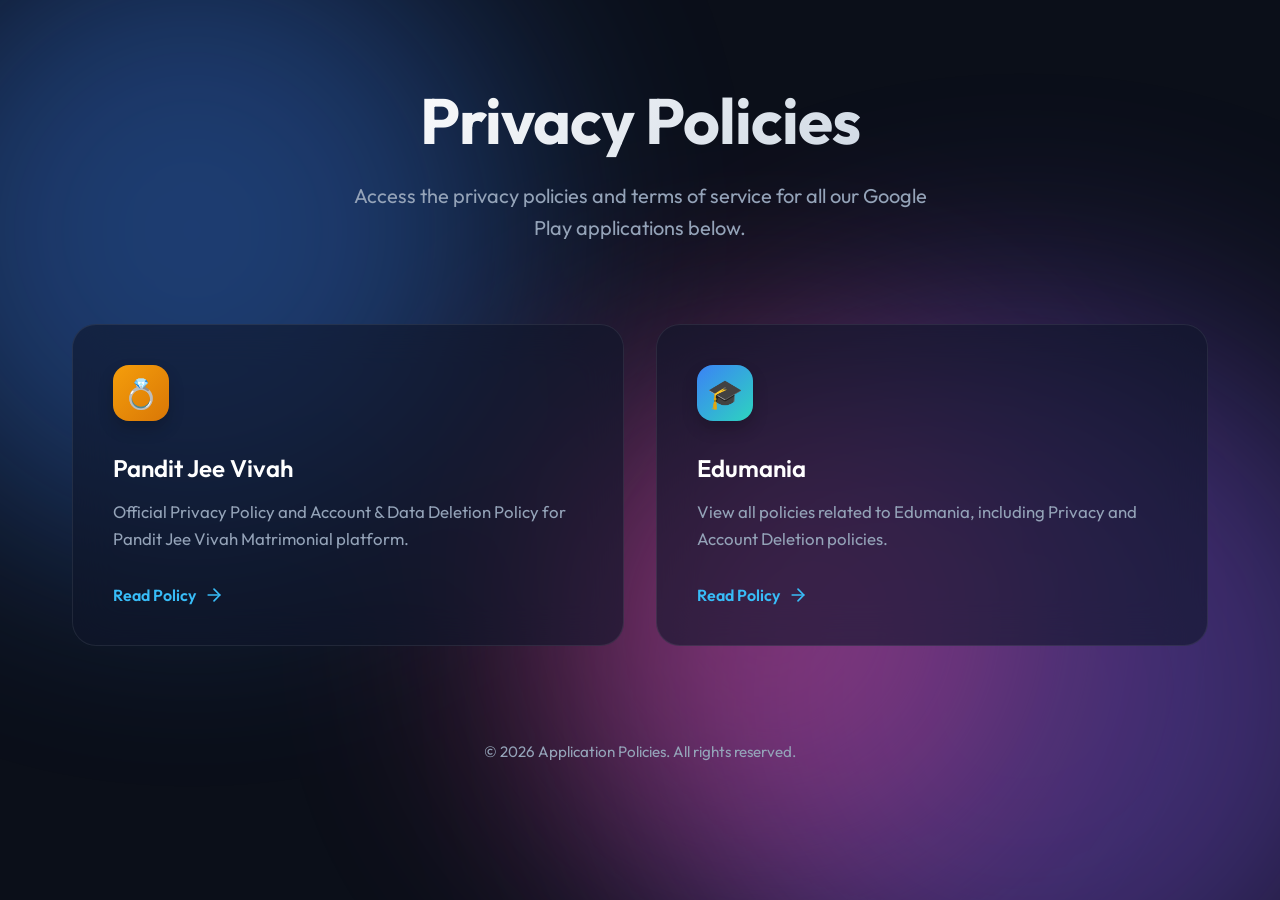
<file: index.html>
<!DOCTYPE html>
<html lang="en">
<head>
    <meta charset="UTF-8">
    <meta name="viewport" content="width=device-width, initial-scale=1.0">
    <meta name="description" content="Privacy Policies for Google Play Applications">
    <title>App Privacy Policies</title>
    <link rel="stylesheet" href="styles.css">
    <link href="https://fonts.googleapis.com/css2?family=Outfit:wght@300;400;600;700&display=swap" rel="stylesheet">
</head>
<body>
    <div class="background-shapes">
        <div class="shape shape-1"></div>
        <div class="shape shape-2"></div>
        <div class="shape shape-3"></div>
    </div>
    <div class="container">
        <header>
            <h1>Privacy Policies</h1>
            <p>Access the privacy policies and terms of service for all our Google Play applications below.</p>
        </header>

        <main id="policy-grid" class="policy-grid">
            <!-- Cards will be injected by JavaScript -->
        </main>
        
        <footer>
            <p>&copy; 2026 Application Policies. All rights reserved.</p>
        </footer>
    </div>
    <script src="script.js"></script>
</body>
</html>
</file>
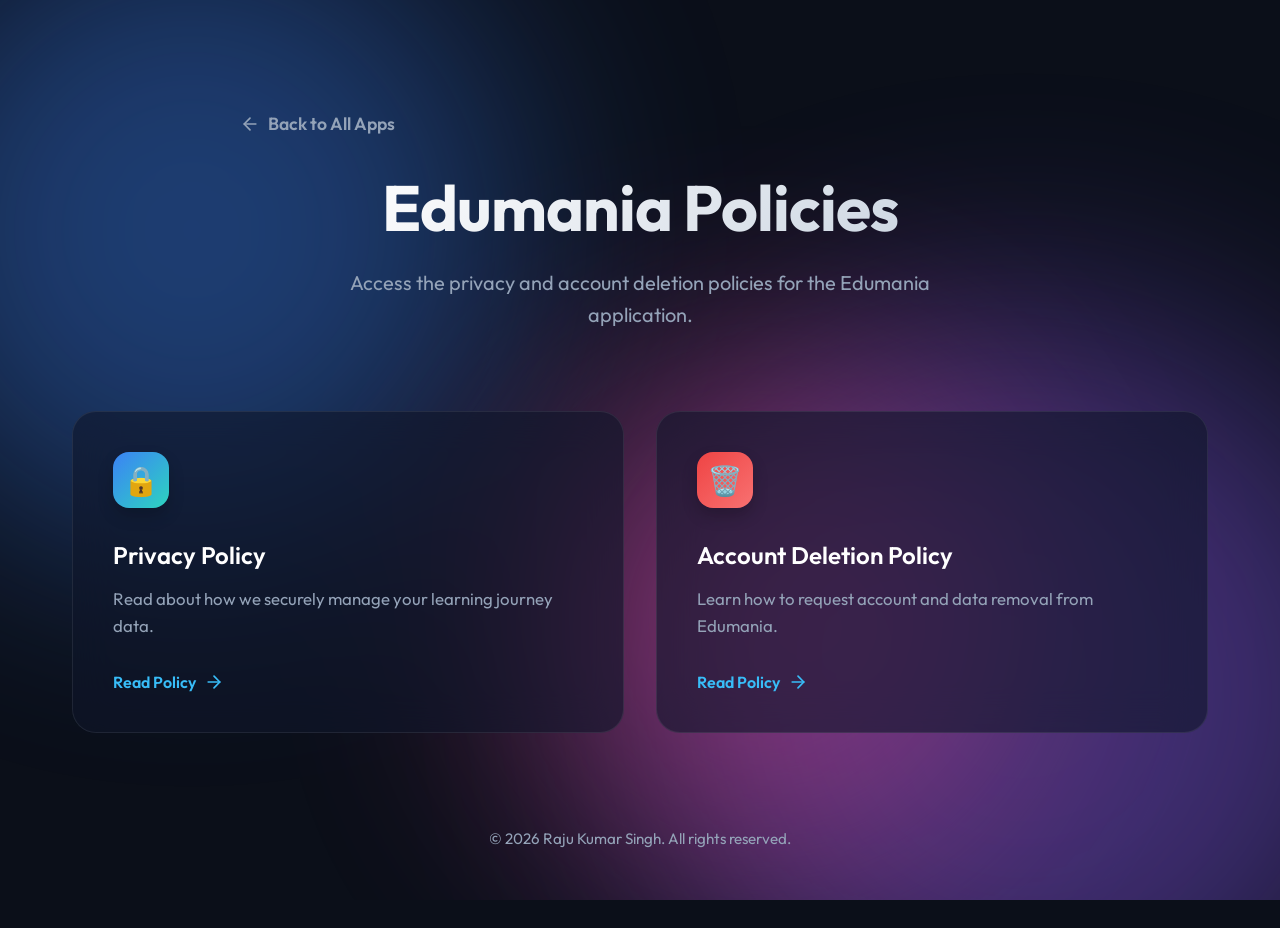
<file: edumania/index.html>
<!DOCTYPE html>
<html lang="en">
<head>
    <meta charset="UTF-8">
    <meta name="viewport" content="width=device-width, initial-scale=1.0">
    <meta name="description" content="Policies for Edumania Application">
    <title>Edumania Policies</title>
    <link rel="stylesheet" href="../styles.css">
    <link href="https://fonts.googleapis.com/css2?family=Outfit:wght@300;400;600;700&display=swap" rel="stylesheet">
    <style>
        .back-link {
            display: inline-flex;
            align-items: center;
            color: var(--text-secondary);
            text-decoration: none;
            font-weight: 600;
            margin-bottom: 2rem;
            transition: color 0.3s ease;
            font-size: 1.1rem;
        }

        .back-link:hover {
            color: var(--text-primary);
        }

        .back-link svg {
            width: 20px;
            height: 20px;
            margin-right: 0.5rem;
            transition: transform 0.3s ease;
        }

        .back-link:hover svg {
            transform: translateX(-5px);
        }
    </style>
</head>
<body>
    <div class="background-shapes">
        <div class="shape shape-1"></div>
        <div class="shape shape-2"></div>
        <div class="shape shape-3"></div>
    </div>
    <div class="container">
        <div style="width: 100%; max-width: 800px; padding-top: 2rem;">
            <a href="../index.html" class="back-link">
                <svg viewBox="0 0 24 24" fill="none" stroke="currentColor" stroke-width="2" stroke-linecap="round" stroke-linejoin="round">
                    <line x1="19" y1="12" x2="5" y2="12"></line>
                    <polyline points="12 19 5 12 12 5"></polyline>
                </svg>
                Back to All Apps
            </a>
        </div>
        <header>
            <h1>Edumania Policies</h1>
            <p>Access the privacy and account deletion policies for the Edumania application.</p>
        </header>

        <main id="policy-grid" class="policy-grid">
            <!-- Cards will be injected by JavaScript -->
        </main>
        
        <footer>
            <p>&copy; 2026 Raju Kumar Singh. All rights reserved.</p>
        </footer>
    </div>
    <script src="script.js"></script>
</body>
</html>
</file>
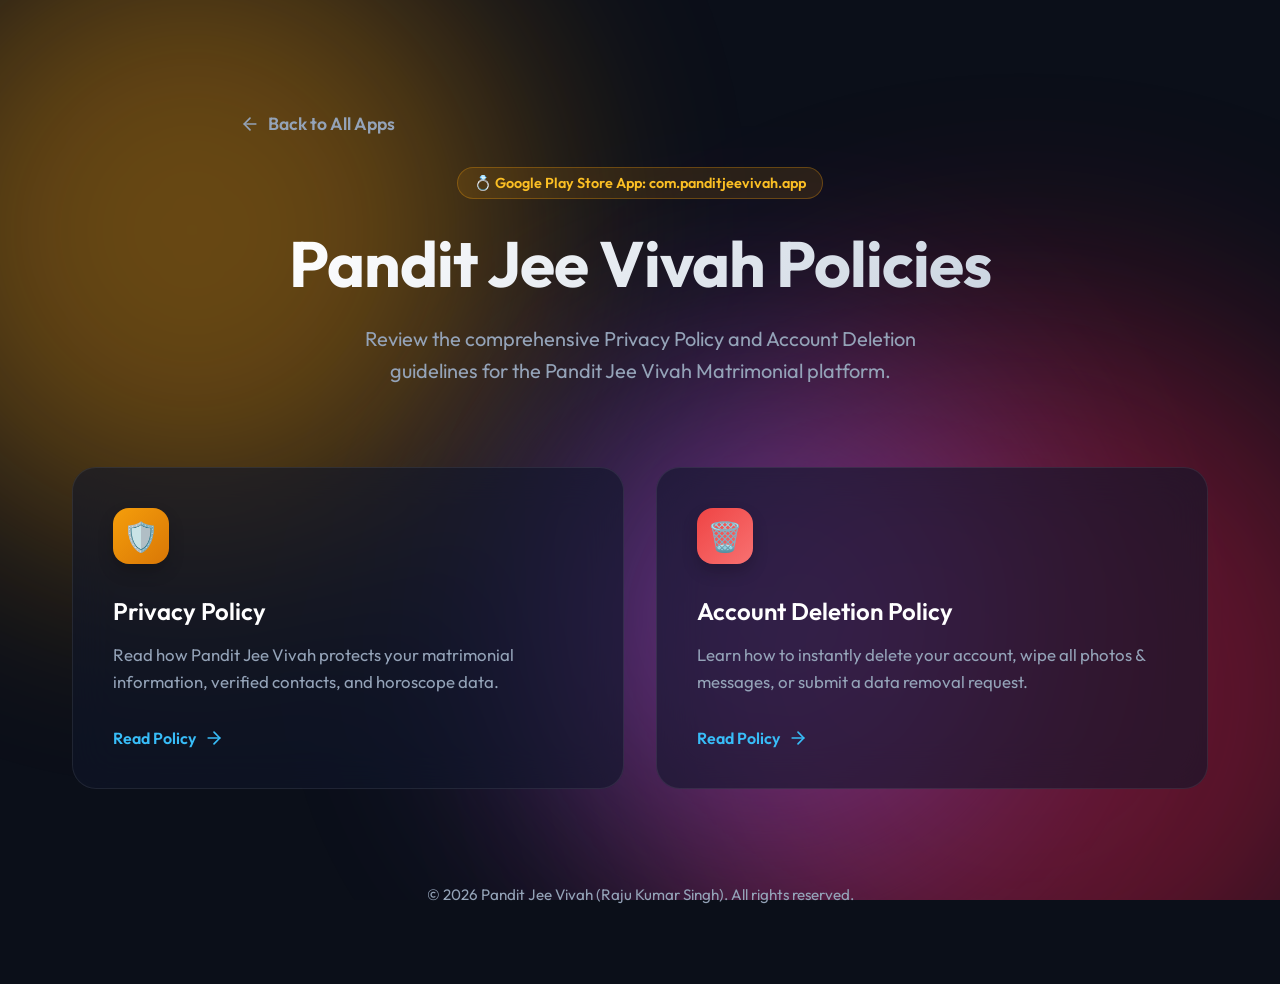
<file: pandit_jee_vivah/index.html>
<!DOCTYPE html>
<html lang="en">
<head>
    <meta charset="UTF-8">
    <meta name="viewport" content="width=device-width, initial-scale=1.0">
    <meta name="description" content="Legal and Data Safety Policies for Pandit Jee Vivah Application">
    <title>Pandit Jee Vivah Policies</title>
    <link rel="stylesheet" href="../styles.css">
    <link href="https://fonts.googleapis.com/css2?family=Outfit:wght@300;400;600;700&display=swap" rel="stylesheet">
    <style>
        .back-link {
            display: inline-flex;
            align-items: center;
            color: var(--text-secondary);
            text-decoration: none;
            font-weight: 600;
            margin-bottom: 2rem;
            transition: color 0.3s ease;
            font-size: 1.1rem;
        }

        .back-link:hover {
            color: var(--text-primary);
        }

        .back-link svg {
            width: 20px;
            height: 20px;
            margin-right: 0.5rem;
            transition: transform 0.3s ease;
        }

        .back-link:hover svg {
            transform: translateX(-5px);
        }

        .app-badge {
            display: inline-flex;
            align-items: center;
            gap: 8px;
            background: rgba(245, 158, 11, 0.12);
            border: 1px solid rgba(245, 158, 11, 0.3);
            color: #fbbf24;
            padding: 6px 16px;
            border-radius: 9999px;
            font-size: 0.9rem;
            font-weight: 600;
            margin-bottom: 1.5rem;
        }
    </style>
</head>
<body>
    <div class="background-shapes">
        <div class="shape shape-1" style="background: #f59e0b;"></div>
        <div class="shape shape-2" style="background: #e11d48;"></div>
        <div class="shape shape-3" style="background: #8b5cf6;"></div>
    </div>
    <div class="container">
        <div style="width: 100%; max-width: 800px; padding-top: 2rem;">
            <a href="../index.html" class="back-link">
                <svg viewBox="0 0 24 24" fill="none" stroke="currentColor" stroke-width="2" stroke-linecap="round" stroke-linejoin="round">
                    <line x1="19" y1="12" x2="5" y2="12"></line>
                    <polyline points="12 19 5 12 12 5"></polyline>
                </svg>
                Back to All Apps
            </a>
        </div>
        <header>
            <div class="app-badge">
                💍 Google Play Store App: com.panditjeevivah.app
            </div>
            <h1>Pandit Jee Vivah Policies</h1>
            <p>Review the comprehensive Privacy Policy and Account Deletion guidelines for the Pandit Jee Vivah Matrimonial platform.</p>
        </header>

        <main id="policy-grid" class="policy-grid">
            <!-- Cards will be injected by JavaScript -->
        </main>
        
        <footer>
            <p>&copy; 2026 Pandit Jee Vivah (Raju Kumar Singh). All rights reserved.</p>
        </footer>
    </div>
    <script src="script.js"></script>
</body>
</html>
</file>
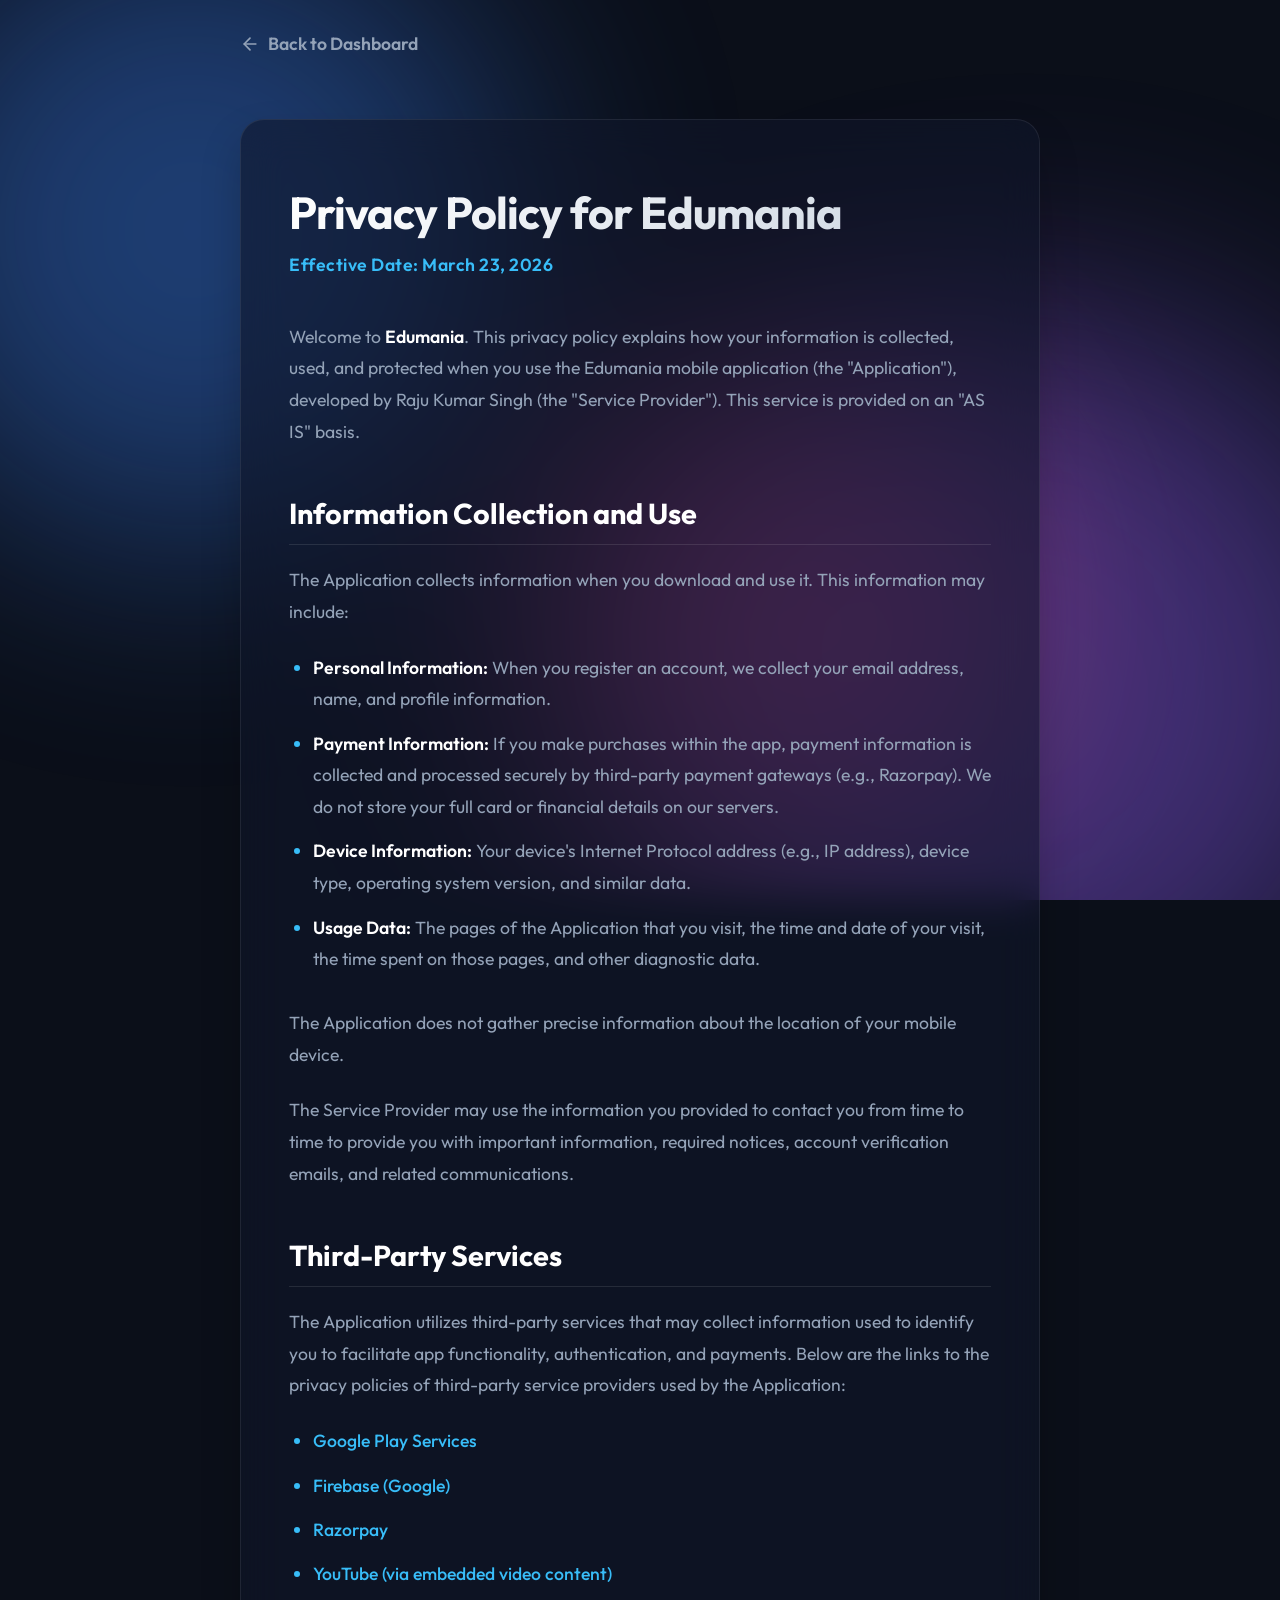
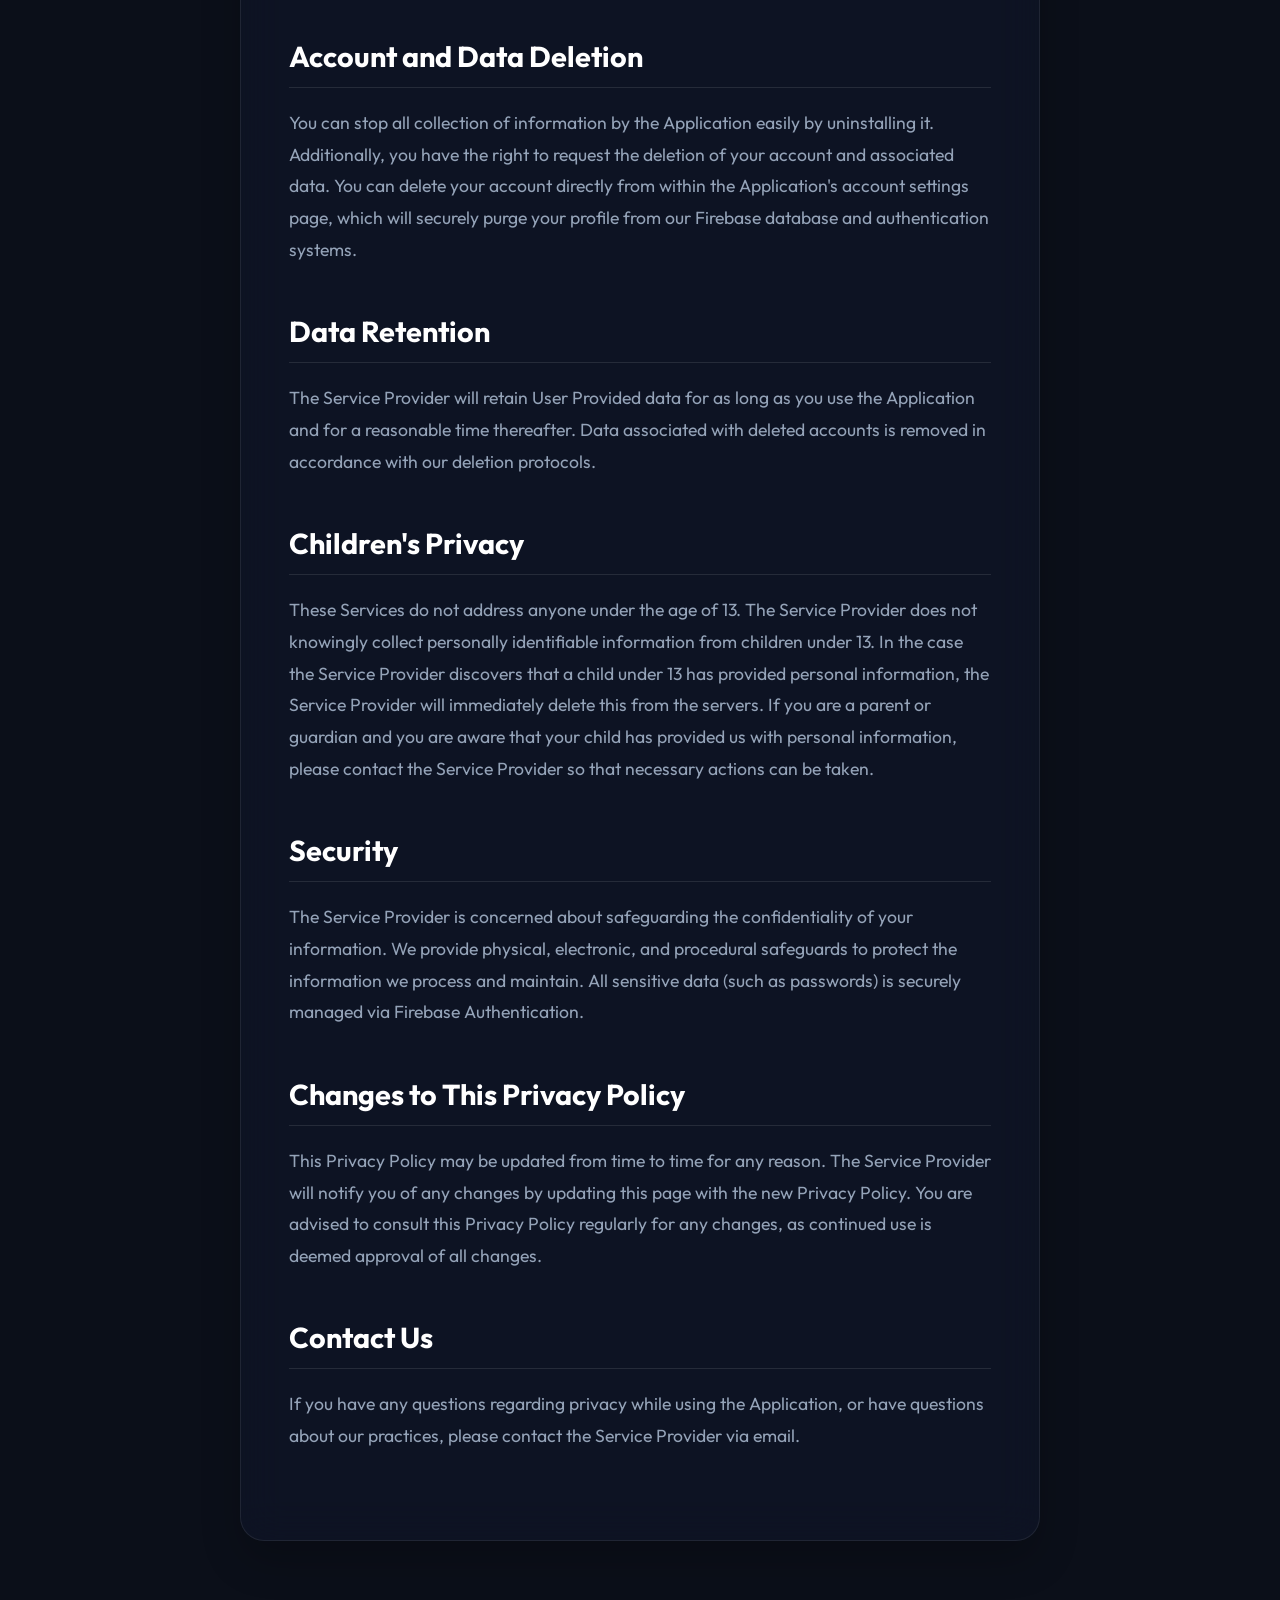
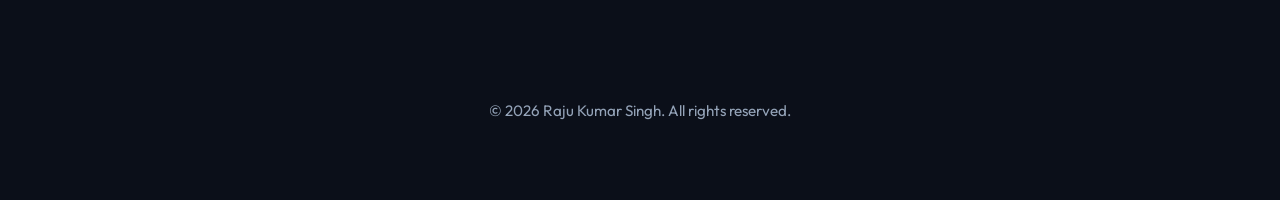
<file: edumania_privacy_policy.html>
<!DOCTYPE html>
<html lang="en">
<head>
    <meta charset="UTF-8">
    <meta name="viewport" content="width=device-width, initial-scale=1.0">
    <meta name="description" content="Privacy Policy for Edumania Application">
    <title>Privacy Policy - Edumania</title>
    <link rel="stylesheet" href="styles.css">
    <link href="https://fonts.googleapis.com/css2?family=Outfit:wght@300;400;600;700&display=swap" rel="stylesheet">
    <style>
        .policy-container {
            max-width: 800px;
            margin: 0 auto;
            padding: 4rem 3rem;
            background: var(--card-bg);
            border: 1px solid var(--card-border);
            border-radius: 24px;
            backdrop-filter: blur(20px);
            -webkit-backdrop-filter: blur(20px);
            margin-top: 2rem;
            margin-bottom: 4rem;
            animation: fadeInUp 0.8s ease-out forwards;
            box-shadow: 0 20px 40px rgba(0, 0, 0, 0.2);
        }
        
        .policy-container h1 {
            font-size: 2.8rem;
            margin-bottom: 0.5rem;
            text-align: left;
            background: linear-gradient(135deg, #ffffff 0%, #cbd5e1 100%);
            -webkit-background-clip: text;
            background-clip: text;
            -webkit-text-fill-color: transparent;
        }

        .policy-container .effective-date {
            color: var(--accent-color);
            font-weight: 600;
            margin-bottom: 2.5rem;
            font-size: 1.1rem;
            letter-spacing: 0.5px;
        }

        .policy-container h2 {
            font-size: 1.8rem;
            color: var(--text-primary);
            margin-top: 3rem;
            margin-bottom: 1.2rem;
            border-bottom: 1px solid rgba(255, 255, 255, 0.1);
            padding-bottom: 0.8rem;
        }

        .policy-container p {
            font-size: 1.1rem;
            color: var(--text-secondary);
            line-height: 1.8;
            margin-bottom: 1.5rem;
        }

        .policy-container ul {
            margin-bottom: 2rem;
            padding-left: 1.5rem;
        }

        .policy-container li {
            color: var(--text-secondary);
            font-size: 1.1rem;
            line-height: 1.8;
            margin-bottom: 0.8rem;
            position: relative;
        }

        .policy-container li::marker {
            color: var(--accent-color);
        }

        .policy-container strong {
            color: var(--text-primary);
            font-weight: 600;
        }

        .policy-container a {
            color: var(--accent-color);
            text-decoration: none;
            transition: all 0.3s ease;
            font-weight: 500;
        }

        .policy-container a:hover {
            color: #7dd3fc;
            text-decoration: underline;
        }

        .back-link {
            display: inline-flex;
            align-items: center;
            color: var(--text-secondary);
            text-decoration: none;
            font-weight: 600;
            margin-bottom: 2rem;
            transition: color 0.3s ease;
            font-size: 1.1rem;
        }

        .back-link:hover {
            color: var(--text-primary);
        }

        .back-link svg {
            width: 20px;
            height: 20px;
            margin-right: 0.5rem;
            transition: transform 0.3s ease;
        }

        .back-link:hover svg {
            transform: translateX(-5px);
        }
        
        @media (max-width: 768px) {
            .policy-container {
                padding: 2.5rem 1.5rem;
            }
            .policy-container h1 {
                font-size: 2.2rem;
            }
        }
    </style>
</head>
<body>
    <div class="background-shapes">
        <div class="shape shape-1"></div>
        <div class="shape shape-2"></div>
        <div class="shape shape-3"></div>
    </div>
    <div class="container" style="padding-top: 2rem;">
        <div style="width: 100%; max-width: 800px;">
            <a href="index.html" class="back-link">
                <svg viewBox="0 0 24 24" fill="none" stroke="currentColor" stroke-width="2" stroke-linecap="round" stroke-linejoin="round">
                    <line x1="19" y1="12" x2="5" y2="12"></line>
                    <polyline points="12 19 5 12 12 5"></polyline>
                </svg>
                Back to Dashboard
            </a>
        </div>
        
        <article class="policy-container">
            <h1>Privacy Policy for Edumania</h1>
            <p class="effective-date">Effective Date: March 23, 2026</p>

            <p>Welcome to <strong>Edumania</strong>. This privacy policy explains how your information is collected, used, and protected when you use the Edumania mobile application (the "Application"), developed by Raju Kumar Singh (the "Service Provider"). This service is provided on an "AS IS" basis.</p>
            
            <h2>Information Collection and Use</h2>
            <p>The Application collects information when you download and use it. This information may include:</p>
            <ul>
                <li><strong>Personal Information:</strong> When you register an account, we collect your email address, name, and profile information.</li>
                <li><strong>Payment Information:</strong> If you make purchases within the app, payment information is collected and processed securely by third-party payment gateways (e.g., Razorpay). We do not store your full card or financial details on our servers.</li>
                <li><strong>Device Information:</strong> Your device's Internet Protocol address (e.g., IP address), device type, operating system version, and similar data.</li>
                <li><strong>Usage Data:</strong> The pages of the Application that you visit, the time and date of your visit, the time spent on those pages, and other diagnostic data.</li>
            </ul>
            <p>The Application does not gather precise information about the location of your mobile device.</p>
            <p>The Service Provider may use the information you provided to contact you from time to time to provide you with important information, required notices, account verification emails, and related communications.</p>
            
            <h2>Third-Party Services</h2>
            <p>The Application utilizes third-party services that may collect information used to identify you to facilitate app functionality, authentication, and payments. Below are the links to the privacy policies of third-party service providers used by the Application:</p>
            <ul>
                <li><a href="https://policies.google.com/privacy" target="_blank" rel="noopener noreferrer">Google Play Services</a></li>
                <li><a href="https://firebase.google.com/support/privacy" target="_blank" rel="noopener noreferrer">Firebase (Google)</a></li>
                <li><a href="https://razorpay.com/privacy/" target="_blank" rel="noopener noreferrer">Razorpay</a></li>
                <li><a href="https://policies.google.com/privacy" target="_blank" rel="noopener noreferrer">YouTube (via embedded video content)</a></li>
            </ul>
            
            <h2>Account and Data Deletion</h2>
            <p>You can stop all collection of information by the Application easily by uninstalling it. Additionally, you have the right to request the deletion of your account and associated data. You can delete your account directly from within the Application's account settings page, which will securely purge your profile from our Firebase database and authentication systems.</p>
            
            <h2>Data Retention</h2>
            <p>The Service Provider will retain User Provided data for as long as you use the Application and for a reasonable time thereafter. Data associated with deleted accounts is removed in accordance with our deletion protocols.</p>
            
            <h2>Children's Privacy</h2>
            <p>These Services do not address anyone under the age of 13. The Service Provider does not knowingly collect personally identifiable information from children under 13. In the case the Service Provider discovers that a child under 13 has provided personal information, the Service Provider will immediately delete this from the servers. If you are a parent or guardian and you are aware that your child has provided us with personal information, please contact the Service Provider so that necessary actions can be taken.</p>
            
            <h2>Security</h2>
            <p>The Service Provider is concerned about safeguarding the confidentiality of your information. We provide physical, electronic, and procedural safeguards to protect the information we process and maintain. All sensitive data (such as passwords) is securely managed via Firebase Authentication.</p>
            
            <h2>Changes to This Privacy Policy</h2>
            <p>This Privacy Policy may be updated from time to time for any reason. The Service Provider will notify you of any changes by updating this page with the new Privacy Policy. You are advised to consult this Privacy Policy regularly for any changes, as continued use is deemed approval of all changes.</p>
            
            <h2>Contact Us</h2>
            <p>If you have any questions regarding privacy while using the Application, or have questions about our practices, please contact the Service Provider via email.</p>
        </article>
        
        <footer>
            <p>&copy; 2026 Raju Kumar Singh. All rights reserved.</p>
        </footer>
    </div>
</body>
</html>
</file>
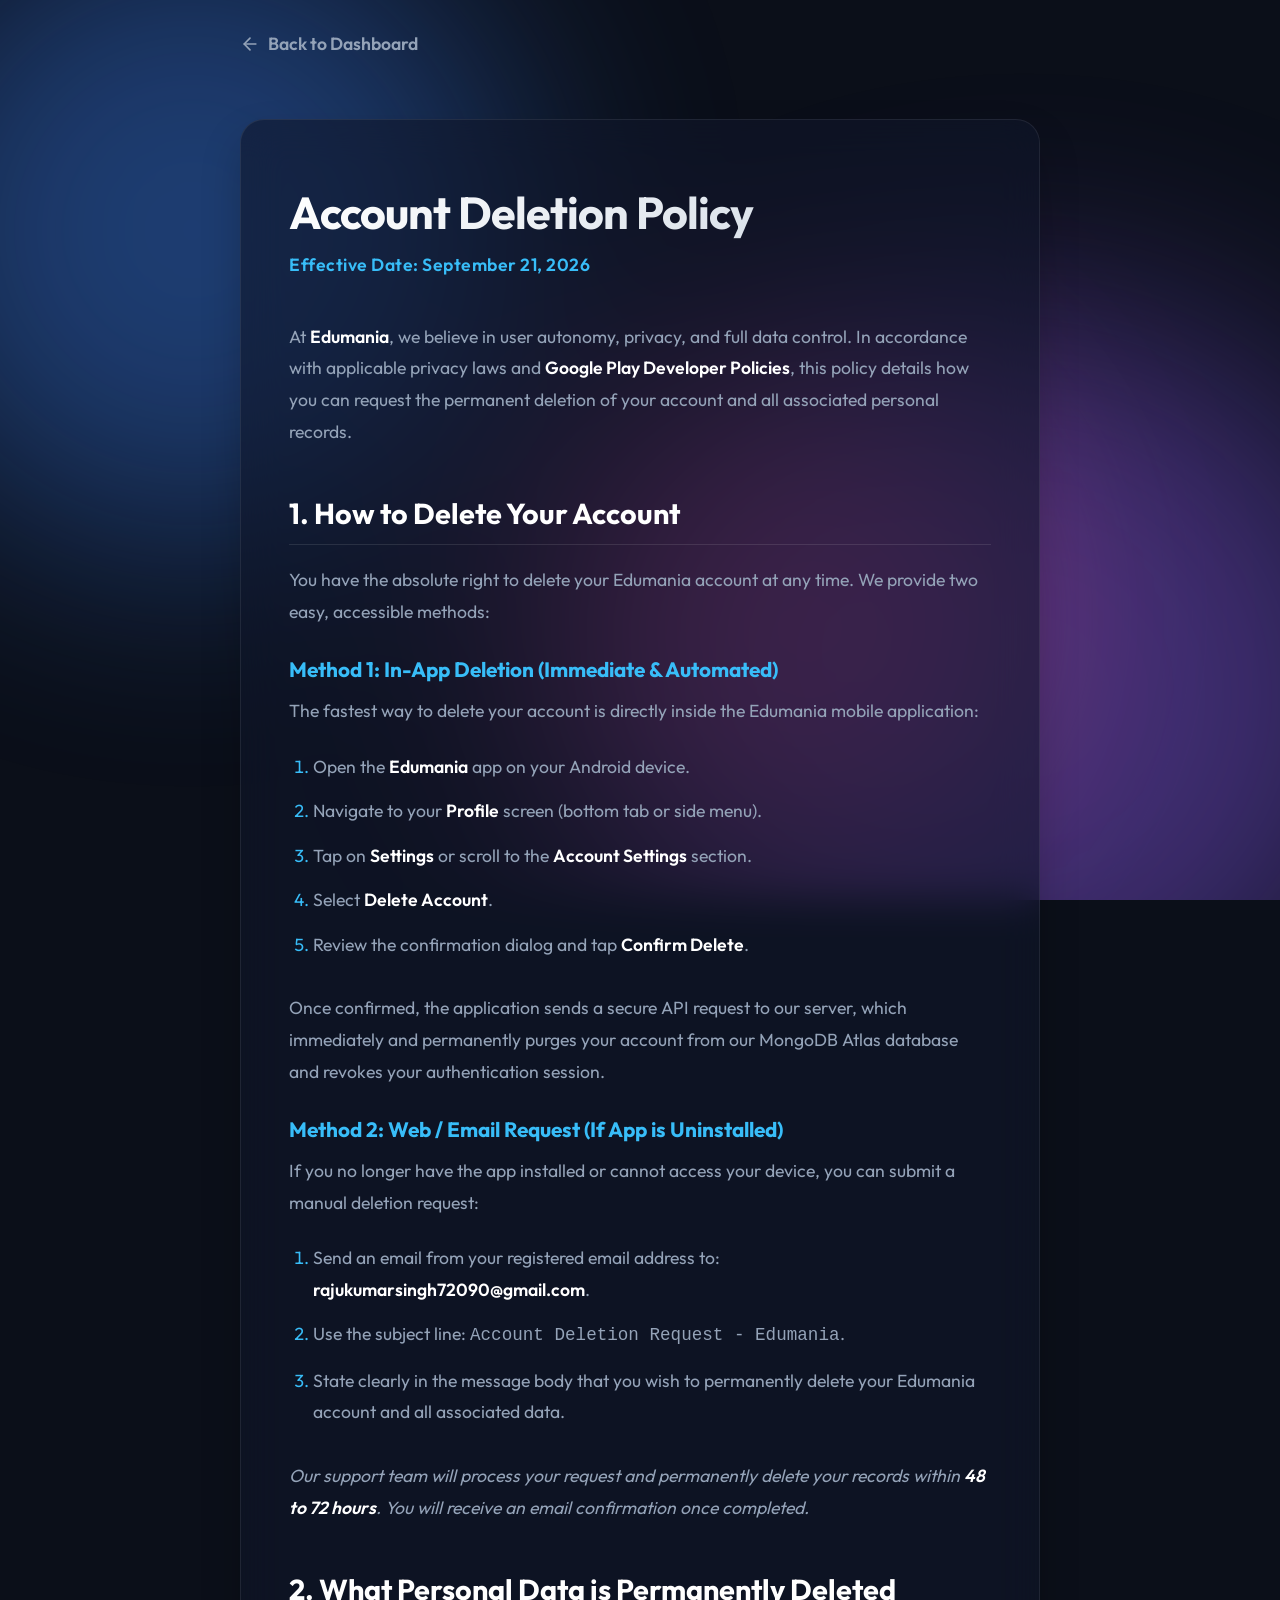
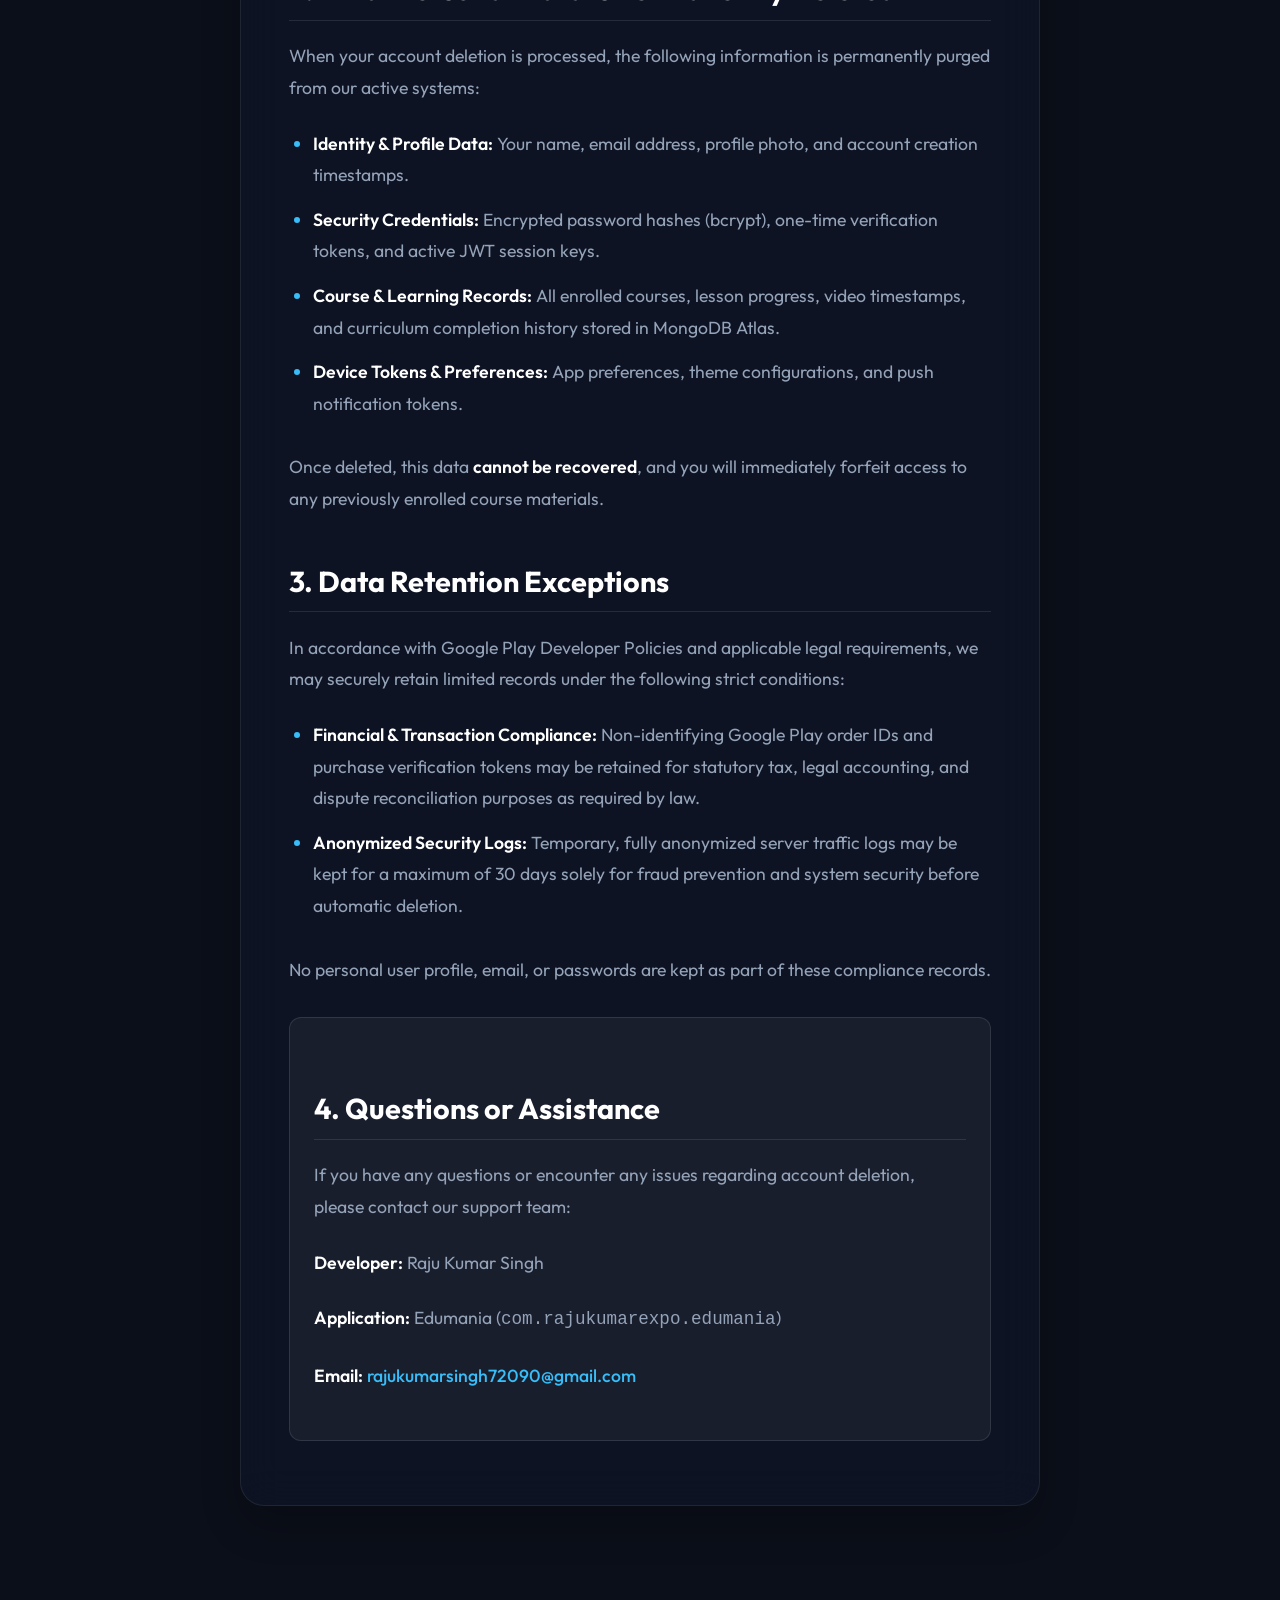
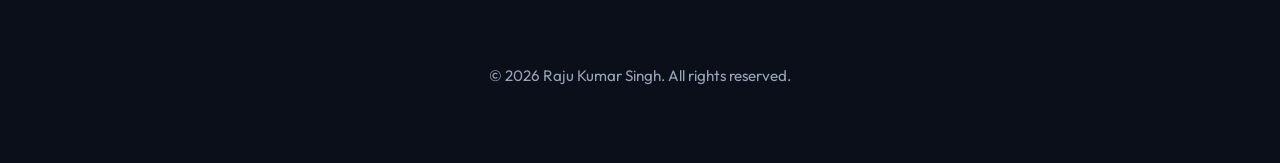
<file: edumania/edumania_account_deletion_policy.html>
<!DOCTYPE html>
<html lang="en">
<head>
    <meta charset="UTF-8">
    <meta name="viewport" content="width=device-width, initial-scale=1.0">
    <meta name="description" content="Account Deletion Policy for Edumania Application">
    <title>Account Deletion Policy - Edumania</title>
    <link rel="stylesheet" href="../styles.css">
    <link href="https://fonts.googleapis.com/css2?family=Outfit:wght@300;400;600;700&display=swap" rel="stylesheet">
    <style>
        .policy-container {
            max-width: 800px;
            margin: 0 auto;
            padding: 4rem 3rem;
            background: var(--card-bg);
            border: 1px solid var(--card-border);
            border-radius: 24px;
            backdrop-filter: blur(20px);
            -webkit-backdrop-filter: blur(20px);
            margin-top: 2rem;
            margin-bottom: 4rem;
            animation: fadeInUp 0.8s ease-out forwards;
            box-shadow: 0 20px 40px rgba(0, 0, 0, 0.2);
        }
        
        .policy-container h1 {
            font-size: 2.8rem;
            margin-bottom: 0.5rem;
            text-align: left;
            background: linear-gradient(135deg, #ffffff 0%, #cbd5e1 100%);
            -webkit-background-clip: text;
            background-clip: text;
            -webkit-text-fill-color: transparent;
        }

        .policy-container .effective-date {
            color: var(--accent-color);
            font-weight: 600;
            margin-bottom: 2.5rem;
            font-size: 1.1rem;
            letter-spacing: 0.5px;
        }

        .policy-container h2 {
            font-size: 1.8rem;
            color: var(--text-primary);
            margin-top: 3rem;
            margin-bottom: 1.2rem;
            border-bottom: 1px solid rgba(255, 255, 255, 0.1);
            padding-bottom: 0.8rem;
        }

        .policy-container h3 {
            font-size: 1.3rem;
            color: var(--accent-color);
            margin-top: 1.8rem;
            margin-bottom: 0.8rem;
        }

        .policy-container p {
            font-size: 1.1rem;
            color: var(--text-secondary);
            line-height: 1.8;
            margin-bottom: 1.5rem;
        }

        .policy-container ul, .policy-container ol {
            margin-bottom: 2rem;
            padding-left: 1.5rem;
        }

        .policy-container li {
            color: var(--text-secondary);
            font-size: 1.1rem;
            line-height: 1.8;
            margin-bottom: 0.8rem;
            position: relative;
        }

        .policy-container li::marker {
            color: var(--accent-color);
        }

        .policy-container strong {
            color: var(--text-primary);
            font-weight: 600;
        }

        .policy-container a {
            color: var(--accent-color);
            text-decoration: none;
            transition: all 0.3s ease;
            font-weight: 500;
        }

        .policy-container a:hover {
            color: #7dd3fc;
            text-decoration: underline;
        }

        .back-link {
            display: inline-flex;
            align-items: center;
            color: var(--text-secondary);
            text-decoration: none;
            font-weight: 600;
            margin-bottom: 2rem;
            transition: color 0.3s ease;
            font-size: 1.1rem;
        }

        .back-link:hover {
            color: var(--text-primary);
        }

        .back-link svg {
            width: 20px;
            height: 20px;
            margin-right: 0.5rem;
            transition: transform 0.3s ease;
        }

        .back-link:hover svg {
            transform: translateX(-5px);
        }
        
        .contact-box {
            background: rgba(255, 255, 255, 0.05);
            border-radius: 12px;
            padding: 1.5rem;
            margin-top: 2rem;
            border: 1px solid rgba(255, 255, 255, 0.1);
        }
        
        @media (max-width: 768px) {
            .policy-container {
                padding: 2.5rem 1.5rem;
            }
            .policy-container h1 {
                font-size: 2.2rem;
            }
        }
    </style>
</head>
<body>
    <div class="background-shapes">
        <div class="shape shape-1"></div>
        <div class="shape shape-2"></div>
        <div class="shape shape-3"></div>
    </div>
    <div class="container" style="padding-top: 2rem;">
        <div style="width: 100%; max-width: 800px;">
            <a href="index.html" class="back-link">
                <svg viewBox="0 0 24 24" fill="none" stroke="currentColor" stroke-width="2" stroke-linecap="round" stroke-linejoin="round">
                    <line x1="19" y1="12" x2="5" y2="12"></line>
                    <polyline points="12 19 5 12 12 5"></polyline>
                </svg>
                Back to Dashboard
            </a>
        </div>
        
        <article class="policy-container">
            <h1>Account Deletion Policy</h1>
            <p class="effective-date">Effective Date: September 21, 2026</p>

            <p>At <strong>Edumania</strong>, we believe in user autonomy, privacy, and full data control. In accordance with applicable privacy laws and <strong>Google Play Developer Policies</strong>, this policy details how you can request the permanent deletion of your account and all associated personal records.</p>
            
            <h2>1. How to Delete Your Account</h2>
            <p>You have the absolute right to delete your Edumania account at any time. We provide two easy, accessible methods:</p>
            
            <h3>Method 1: In-App Deletion (Immediate & Automated)</h3>
            <p>The fastest way to delete your account is directly inside the Edumania mobile application:</p>
            <ol>
                <li>Open the <strong>Edumania</strong> app on your Android device.</li>
                <li>Navigate to your <strong>Profile</strong> screen (bottom tab or side menu).</li>
                <li>Tap on <strong>Settings</strong> or scroll to the <strong>Account Settings</strong> section.</li>
                <li>Select <strong>Delete Account</strong>.</li>
                <li>Review the confirmation dialog and tap <strong>Confirm Delete</strong>.</li>
            </ol>
            <p>Once confirmed, the application sends a secure API request to our server, which immediately and permanently purges your account from our MongoDB Atlas database and revokes your authentication session.</p>
            
            <h3>Method 2: Web / Email Request (If App is Uninstalled)</h3>
            <p>If you no longer have the app installed or cannot access your device, you can submit a manual deletion request:</p>
            <ol>
                <li>Send an email from your registered email address to: <a href="mailto:rajukumarsingh72090@gmail.com"><strong>rajukumarsingh72090@gmail.com</strong></a>.</li>
                <li>Use the subject line: <code>Account Deletion Request - Edumania</code>.</li>
                <li>State clearly in the message body that you wish to permanently delete your Edumania account and all associated data.</li>
            </ol>
            <p><em>Our support team will process your request and permanently delete your records within <strong>48 to 72 hours</strong>. You will receive an email confirmation once completed.</em></p>
            
            <h2>2. What Personal Data is Permanently Deleted</h2>
            <p>When your account deletion is processed, the following information is permanently purged from our active systems:</p>
            <ul>
                <li><strong>Identity & Profile Data:</strong> Your name, email address, profile photo, and account creation timestamps.</li>
                <li><strong>Security Credentials:</strong> Encrypted password hashes (bcrypt), one-time verification tokens, and active JWT session keys.</li>
                <li><strong>Course & Learning Records:</strong> All enrolled courses, lesson progress, video timestamps, and curriculum completion history stored in MongoDB Atlas.</li>
                <li><strong>Device Tokens & Preferences:</strong> App preferences, theme configurations, and push notification tokens.</li>
            </ul>
            <p>Once deleted, this data <strong>cannot be recovered</strong>, and you will immediately forfeit access to any previously enrolled course materials.</p>
            
            <h2>3. Data Retention Exceptions</h2>
            <p>In accordance with Google Play Developer Policies and applicable legal requirements, we may securely retain limited records under the following strict conditions:</p>
            <ul>
                <li><strong>Financial & Transaction Compliance:</strong> Non-identifying Google Play order IDs and purchase verification tokens may be retained for statutory tax, legal accounting, and dispute reconciliation purposes as required by law.</li>
                <li><strong>Anonymized Security Logs:</strong> Temporary, fully anonymized server traffic logs may be kept for a maximum of 30 days solely for fraud prevention and system security before automatic deletion.</li>
            </ul>
            <p>No personal user profile, email, or passwords are kept as part of these compliance records.</p>
            
            <div class="contact-box">
                <h2>4. Questions or Assistance</h2>
                <p>If you have any questions or encounter any issues regarding account deletion, please contact our support team:</p>
                <p><strong>Developer:</strong> Raju Kumar Singh</p>
                <p><strong>Application:</strong> Edumania (<code>com.rajukumarexpo.edumania</code>)</p>
                <p><strong>Email:</strong> <a href="mailto:rajukumarsingh72090@gmail.com">rajukumarsingh72090@gmail.com</a></p>
            </div>
        </article>
        
        <footer>
            <p>&copy; 2026 Raju Kumar Singh. All rights reserved.</p>
        </footer>
    </div>
</body>
</html>
</file>
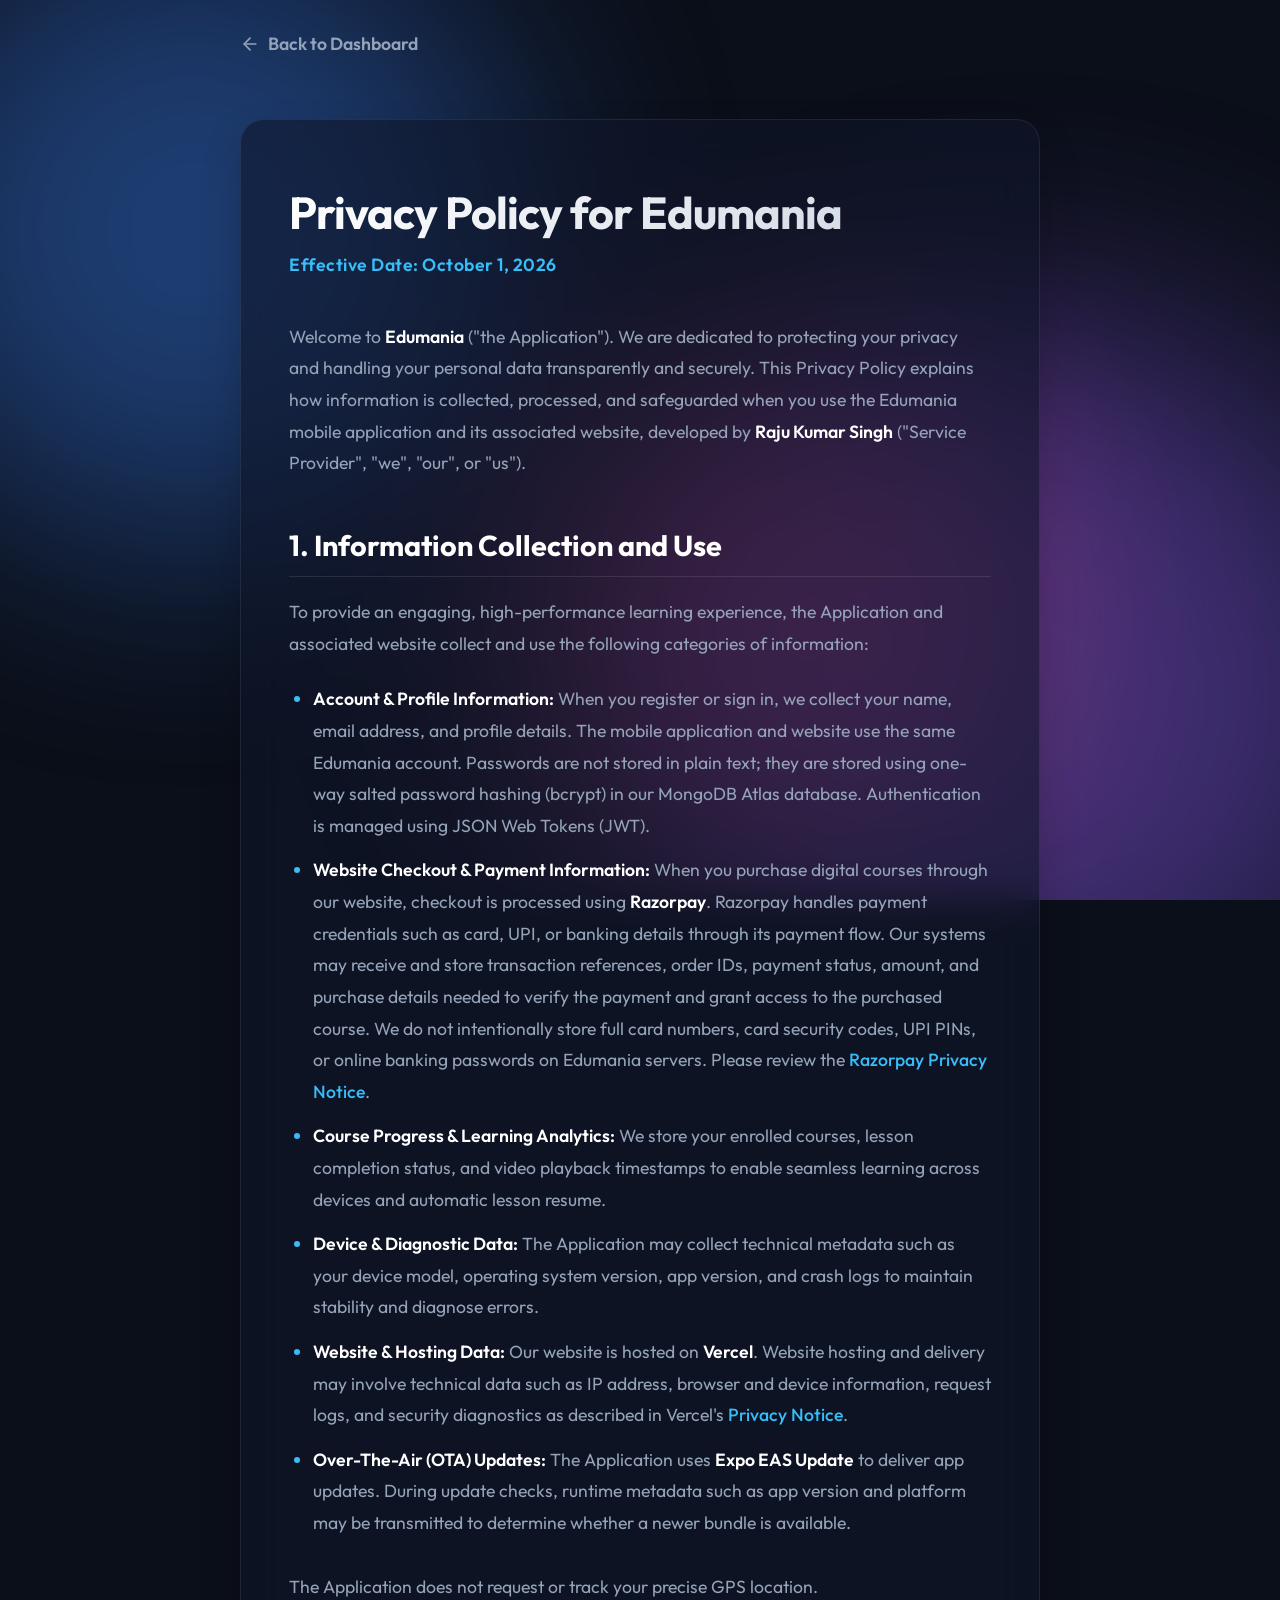
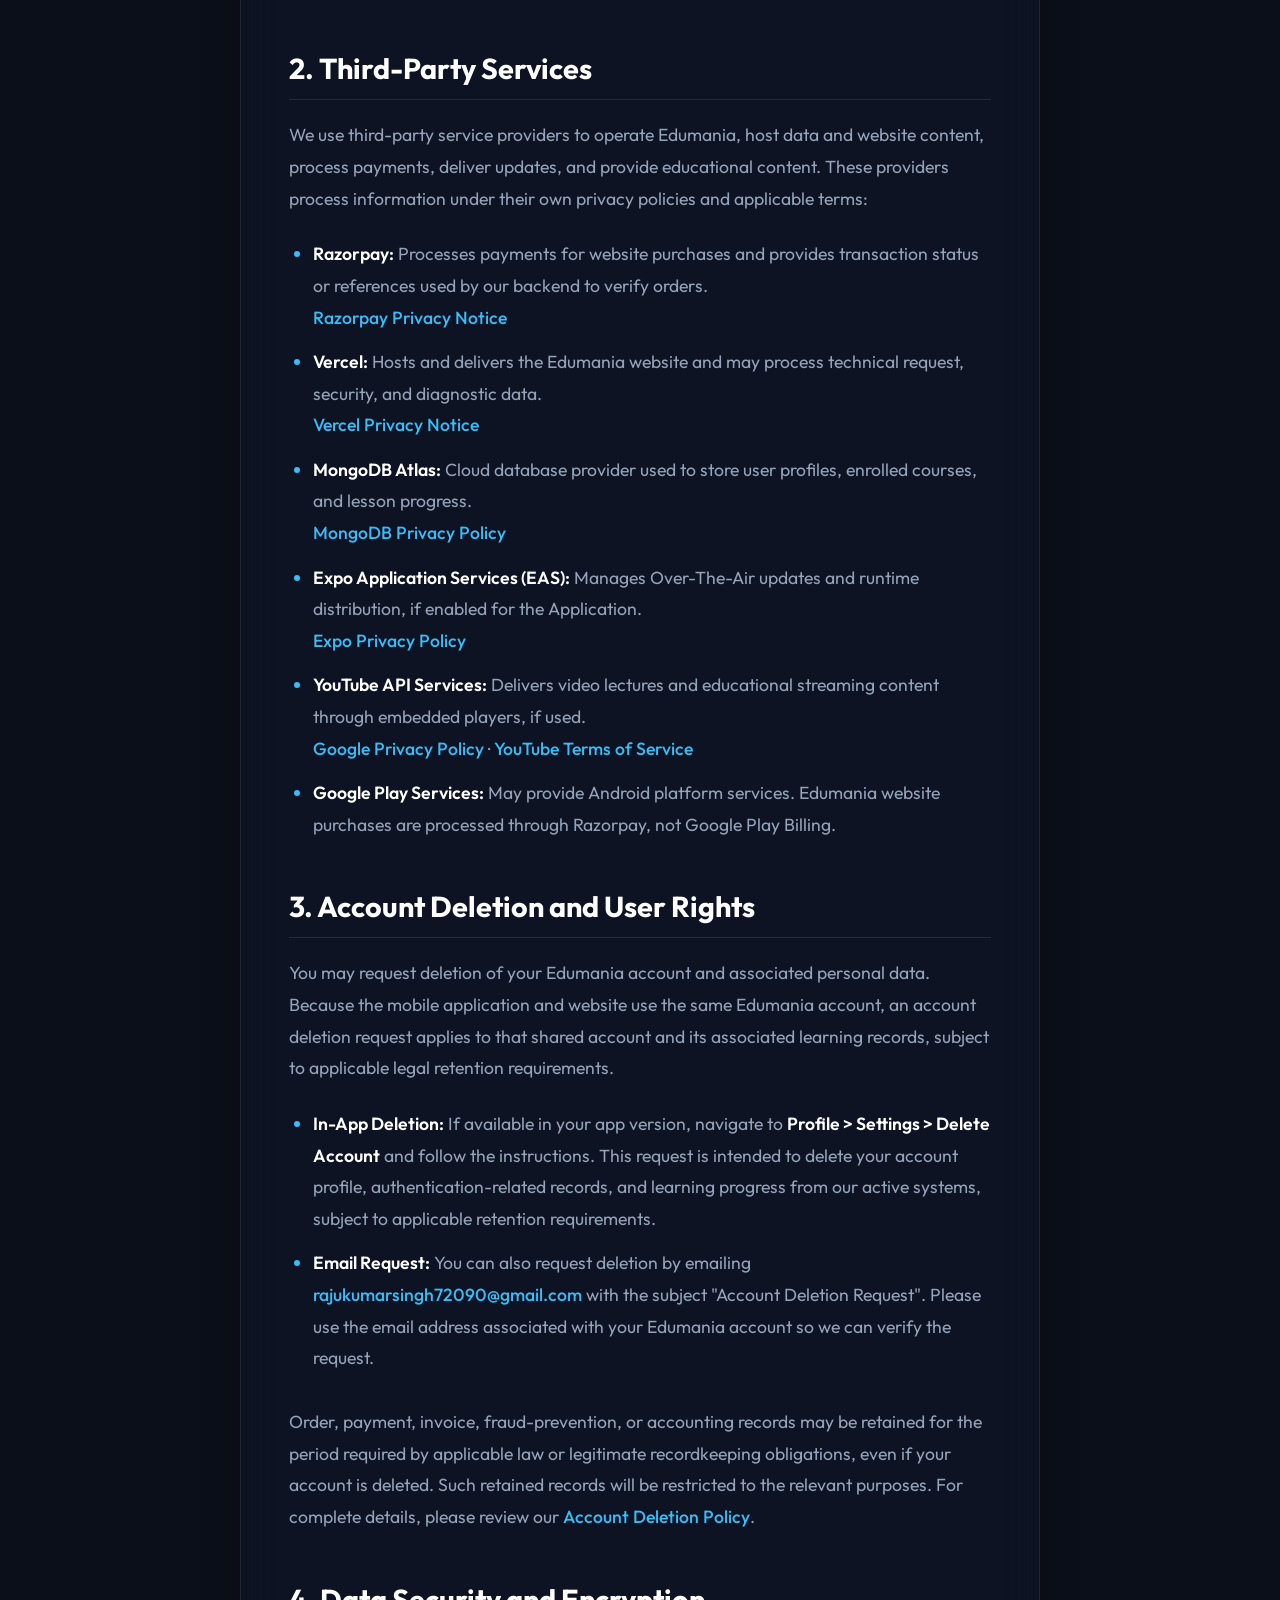
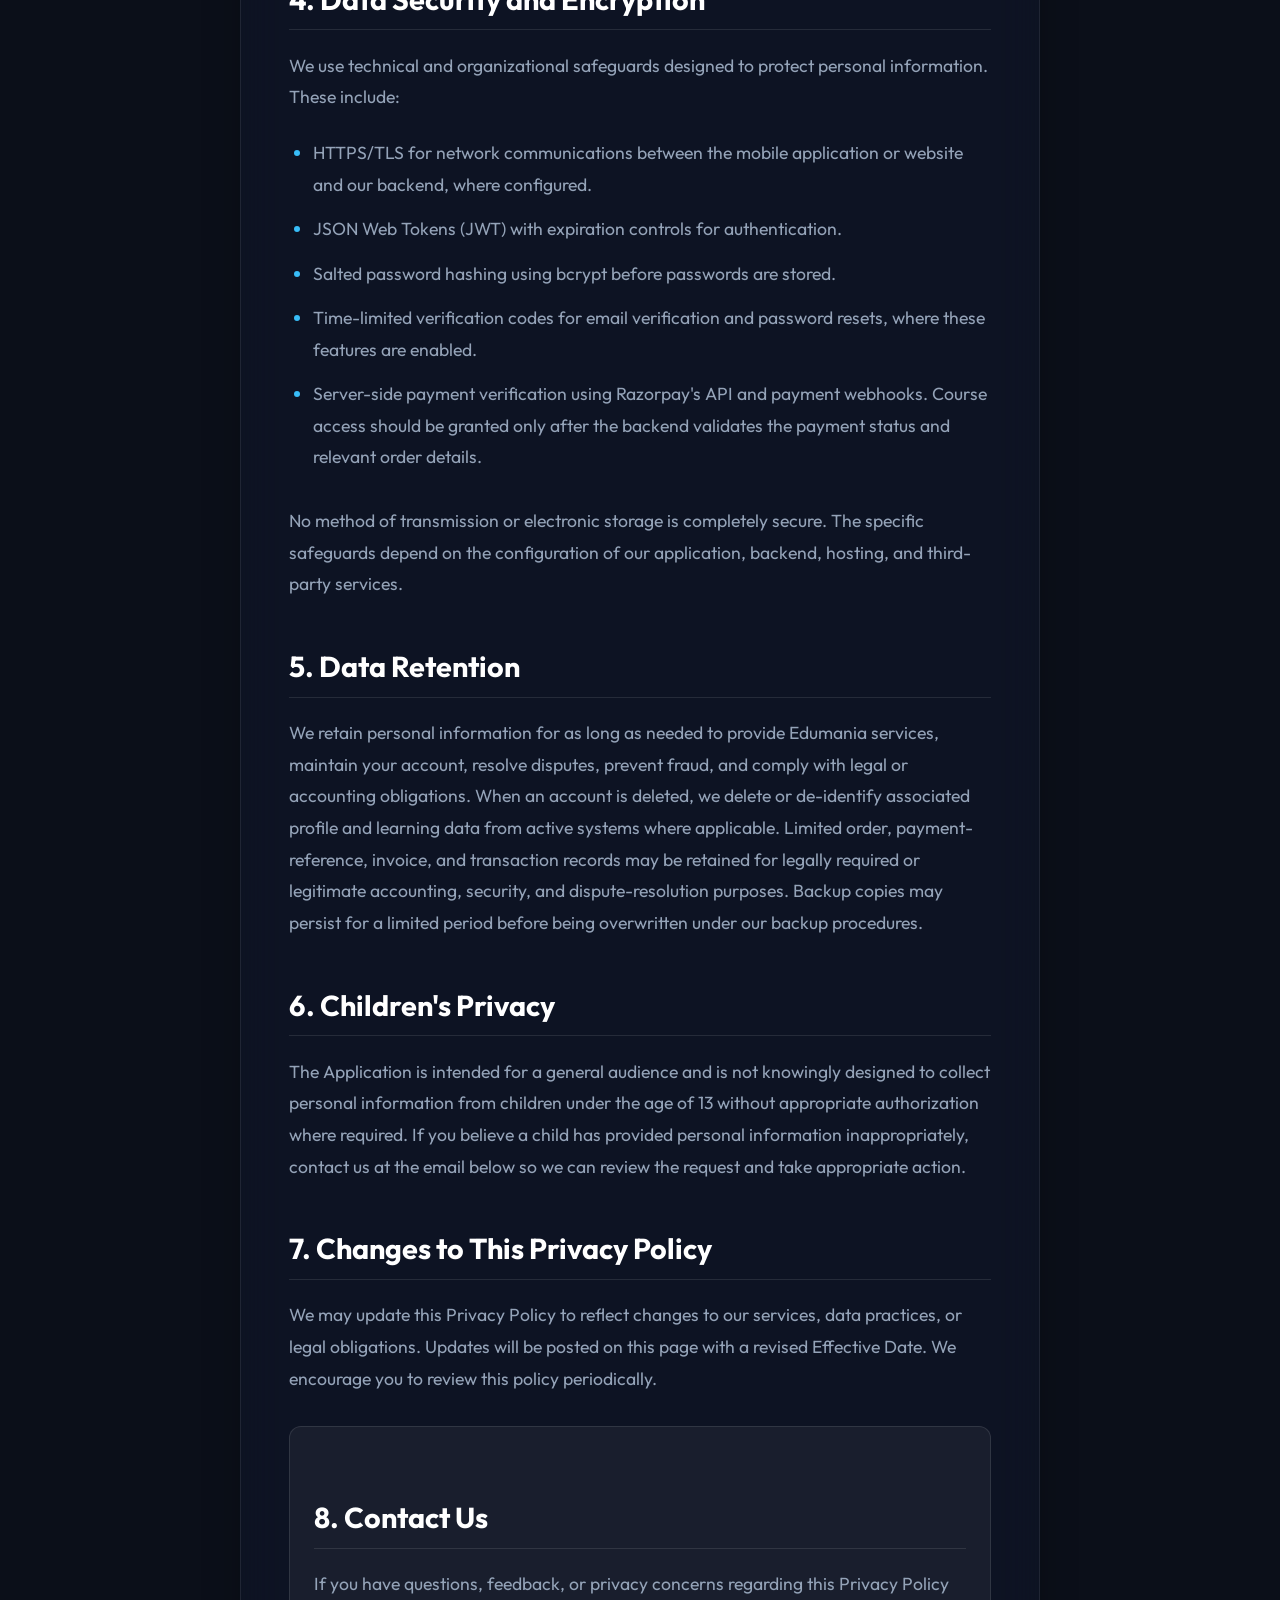
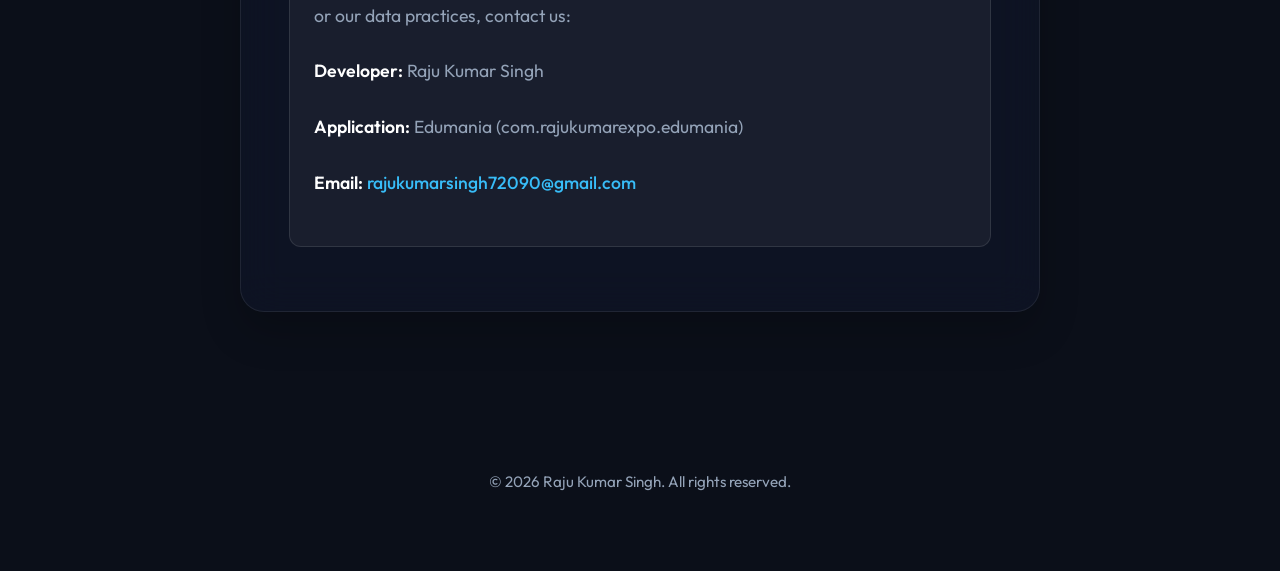
<file: edumania/edumania_privacy_policy.html>
<!DOCTYPE html>
<html lang="en">
<head>
    <meta charset="UTF-8">
    <meta name="viewport" content="width=device-width, initial-scale=1.0">
    <meta name="description" content="Privacy Policy for Edumania Application">
    <title>Privacy Policy - Edumania</title>
    <link rel="stylesheet" href="../styles.css">
    <link href="https://fonts.googleapis.com/css2?family=Outfit:wght@300;400;600;700&display=swap" rel="stylesheet">
    <style>
        .policy-container {
            max-width: 800px;
            margin: 0 auto;
            padding: 4rem 3rem;
            background: var(--card-bg);
            border: 1px solid var(--card-border);
            border-radius: 24px;
            backdrop-filter: blur(20px);
            -webkit-backdrop-filter: blur(20px);
            margin-top: 2rem;
            margin-bottom: 4rem;
            animation: fadeInUp 0.8s ease-out forwards;
            box-shadow: 0 20px 40px rgba(0, 0, 0, 0.2);
        }
        
        .policy-container h1 {
            font-size: 2.8rem;
            margin-bottom: 0.5rem;
            text-align: left;
            background: linear-gradient(135deg, #ffffff 0%, #cbd5e1 100%);
            -webkit-background-clip: text;
            background-clip: text;
            -webkit-text-fill-color: transparent;
        }

        .policy-container .effective-date {
            color: var(--accent-color);
            font-weight: 600;
            margin-bottom: 2.5rem;
            font-size: 1.1rem;
            letter-spacing: 0.5px;
        }

        .policy-container h2 {
            font-size: 1.8rem;
            color: var(--text-primary);
            margin-top: 3rem;
            margin-bottom: 1.2rem;
            border-bottom: 1px solid rgba(255, 255, 255, 0.1);
            padding-bottom: 0.8rem;
        }

        .policy-container p {
            font-size: 1.1rem;
            color: var(--text-secondary);
            line-height: 1.8;
            margin-bottom: 1.5rem;
        }

        .policy-container ul {
            margin-bottom: 2rem;
            padding-left: 1.5rem;
        }

        .policy-container li {
            color: var(--text-secondary);
            font-size: 1.1rem;
            line-height: 1.8;
            margin-bottom: 0.8rem;
            position: relative;
        }

        .policy-container li::marker {
            color: var(--accent-color);
        }

        .policy-container strong {
            color: var(--text-primary);
            font-weight: 600;
        }

        .policy-container a {
            color: var(--accent-color);
            text-decoration: none;
            transition: all 0.3s ease;
            font-weight: 500;
        }

        .policy-container a:hover {
            color: #7dd3fc;
            text-decoration: underline;
        }

        .back-link {
            display: inline-flex;
            align-items: center;
            color: var(--text-secondary);
            text-decoration: none;
            font-weight: 600;
            margin-bottom: 2rem;
            transition: color 0.3s ease;
            font-size: 1.1rem;
        }

        .back-link:hover {
            color: var(--text-primary);
        }

        .back-link svg {
            width: 20px;
            height: 20px;
            margin-right: 0.5rem;
            transition: transform 0.3s ease;
        }

        .back-link:hover svg {
            transform: translateX(-5px);
        }

        .contact-box {
            background: rgba(255, 255, 255, 0.05);
            border-radius: 12px;
            padding: 1.5rem;
            margin-top: 2rem;
            border: 1px solid rgba(255, 255, 255, 0.1);
        }
        
        @media (max-width: 768px) {
            .policy-container {
                padding: 2.5rem 1.5rem;
            }
            .policy-container h1 {
                font-size: 2.2rem;
            }
        }
    </style>
</head>
<body>
    <div class="background-shapes">
        <div class="shape shape-1"></div>
        <div class="shape shape-2"></div>
        <div class="shape shape-3"></div>
    </div>
    <div class="container" style="padding-top: 2rem;">
        <div style="width: 100%; max-width: 800px;">
            <a href="index.html" class="back-link">
                <svg viewBox="0 0 24 24" fill="none" stroke="currentColor" stroke-width="2" stroke-linecap="round" stroke-linejoin="round">
                    <line x1="19" y1="12" x2="5" y2="12"></line>
                    <polyline points="12 19 5 12 12 5"></polyline>
                </svg>
                Back to Dashboard
            </a>
        </div>
        
        <article class="policy-container">
            <h1>Privacy Policy for Edumania</h1>
            <p class="effective-date">Effective Date: October 1, 2026</p>

            <p>Welcome to <strong>Edumania</strong> ("the Application"). We are dedicated to protecting your privacy and handling your personal data transparently and securely. This Privacy Policy explains how information is collected, processed, and safeguarded when you use the Edumania mobile application and its associated website, developed by <strong>Raju Kumar Singh</strong> ("Service Provider", "we", "our", or "us").</p>
            
            <h2>1. Information Collection and Use</h2>
            <p>To provide an engaging, high-performance learning experience, the Application and associated website collect and use the following categories of information:</p>
            <ul>
                <li><strong>Account &amp; Profile Information:</strong> When you register or sign in, we collect your name, email address, and profile details. The mobile application and website use the same Edumania account. Passwords are not stored in plain text; they are stored using one-way salted password hashing (bcrypt) in our MongoDB Atlas database. Authentication is managed using JSON Web Tokens (JWT).</li>
                <li><strong>Website Checkout &amp; Payment Information:</strong> When you purchase digital courses through our website, checkout is processed using <strong>Razorpay</strong>. Razorpay handles payment credentials such as card, UPI, or banking details through its payment flow. Our systems may receive and store transaction references, order IDs, payment status, amount, and purchase details needed to verify the payment and grant access to the purchased course. We do not intentionally store full card numbers, card security codes, UPI PINs, or online banking passwords on Edumania servers. Please review the <a href="https://razorpay.com/buyer-privacy-notice/" target="_blank" rel="noopener noreferrer">Razorpay Privacy Notice</a>.</li>
                <li><strong>Course Progress &amp; Learning Analytics:</strong> We store your enrolled courses, lesson completion status, and video playback timestamps to enable seamless learning across devices and automatic lesson resume.</li>
                <li><strong>Device &amp; Diagnostic Data:</strong> The Application may collect technical metadata such as your device model, operating system version, app version, and crash logs to maintain stability and diagnose errors.</li>
                <li><strong>Website &amp; Hosting Data:</strong> Our website is hosted on <strong>Vercel</strong>. Website hosting and delivery may involve technical data such as IP address, browser and device information, request logs, and security diagnostics as described in Vercel's <a href="https://vercel.com/legal/privacy-notice" target="_blank" rel="noopener noreferrer">Privacy Notice</a>.</li>
                <li><strong>Over-The-Air (OTA) Updates:</strong> The Application uses <strong>Expo EAS Update</strong> to deliver app updates. During update checks, runtime metadata such as app version and platform may be transmitted to determine whether a newer bundle is available.</li>
            </ul>
            <p>The Application does not request or track your precise GPS location.</p>
            
            <h2>2. Third-Party Services</h2>
            <p>We use third-party service providers to operate Edumania, host data and website content, process payments, deliver updates, and provide educational content. These providers process information under their own privacy policies and applicable terms:</p>
            <ul>
                <li><strong>Razorpay:</strong> Processes payments for website purchases and provides transaction status or references used by our backend to verify orders. <br><a href="https://razorpay.com/buyer-privacy-notice/" target="_blank" rel="noopener noreferrer">Razorpay Privacy Notice</a></li>
                <li><strong>Vercel:</strong> Hosts and delivers the Edumania website and may process technical request, security, and diagnostic data. <br><a href="https://vercel.com/legal/privacy-notice" target="_blank" rel="noopener noreferrer">Vercel Privacy Notice</a></li>
                <li><strong>MongoDB Atlas:</strong> Cloud database provider used to store user profiles, enrolled courses, and lesson progress. <br><a href="https://www.mongodb.com/legal/privacy-policy" target="_blank" rel="noopener noreferrer">MongoDB Privacy Policy</a></li>
                <li><strong>Expo Application Services (EAS):</strong> Manages Over-The-Air updates and runtime distribution, if enabled for the Application. <br><a href="https://expo.dev/privacy" target="_blank" rel="noopener noreferrer">Expo Privacy Policy</a></li>
                <li><strong>YouTube API Services:</strong> Delivers video lectures and educational streaming content through embedded players, if used. <br><a href="https://policies.google.com/privacy" target="_blank" rel="noopener noreferrer">Google Privacy Policy</a> · <a href="https://www.youtube.com/t/terms" target="_blank" rel="noopener noreferrer">YouTube Terms of Service</a></li>
                <li><strong>Google Play Services:</strong> May provide Android platform services. Edumania website purchases are processed through Razorpay, not Google Play Billing.</li>
            </ul>
            
            <h2>3. Account Deletion and User Rights</h2>
            <p>You may request deletion of your Edumania account and associated personal data. Because the mobile application and website use the same Edumania account, an account deletion request applies to that shared account and its associated learning records, subject to applicable legal retention requirements.</p>
            <ul>
                <li><strong>In-App Deletion:</strong> If available in your app version, navigate to <strong>Profile &gt; Settings &gt; Delete Account</strong> and follow the instructions. This request is intended to delete your account profile, authentication-related records, and learning progress from our active systems, subject to applicable retention requirements.</li>
                <li><strong>Email Request:</strong> You can also request deletion by emailing <a href="mailto:rajukumarsingh72090@gmail.com">rajukumarsingh72090@gmail.com</a> with the subject "Account Deletion Request". Please use the email address associated with your Edumania account so we can verify the request.</li>
            </ul>
            <p>Order, payment, invoice, fraud-prevention, or accounting records may be retained for the period required by applicable law or legitimate recordkeeping obligations, even if your account is deleted. Such retained records will be restricted to the relevant purposes. For complete details, please review our <a href="edumania_account_deletion_policy.html">Account Deletion Policy</a>.</p>
            
            <h2>4. Data Security and Encryption</h2>
            <p>We use technical and organizational safeguards designed to protect personal information. These include:</p>
            <ul>
                <li>HTTPS/TLS for network communications between the mobile application or website and our backend, where configured.</li>
                <li>JSON Web Tokens (JWT) with expiration controls for authentication.</li>
                <li>Salted password hashing using bcrypt before passwords are stored.</li>
                <li>Time-limited verification codes for email verification and password resets, where these features are enabled.</li>
                <li>Server-side payment verification using Razorpay's API and payment webhooks. Course access should be granted only after the backend validates the payment status and relevant order details.</li>
            </ul>
            <p>No method of transmission or electronic storage is completely secure. The specific safeguards depend on the configuration of our application, backend, hosting, and third-party services.</p>

            <h2>5. Data Retention</h2>
            <p>We retain personal information for as long as needed to provide Edumania services, maintain your account, resolve disputes, prevent fraud, and comply with legal or accounting obligations. When an account is deleted, we delete or de-identify associated profile and learning data from active systems where applicable. Limited order, payment-reference, invoice, and transaction records may be retained for legally required or legitimate accounting, security, and dispute-resolution purposes. Backup copies may persist for a limited period before being overwritten under our backup procedures.</p>

            <h2>6. Children's Privacy</h2>
            <p>The Application is intended for a general audience and is not knowingly designed to collect personal information from children under the age of 13 without appropriate authorization where required. If you believe a child has provided personal information inappropriately, contact us at the email below so we can review the request and take appropriate action.</p>

            <h2>7. Changes to This Privacy Policy</h2>
            <p>We may update this Privacy Policy to reflect changes to our services, data practices, or legal obligations. Updates will be posted on this page with a revised Effective Date. We encourage you to review this policy periodically.</p>

            <div class="contact-box">
                <h2>8. Contact Us</h2>
                <p>If you have questions, feedback, or privacy concerns regarding this Privacy Policy or our data practices, contact us:</p>
                <p><strong>Developer:</strong> Raju Kumar Singh</p>
                <p><strong>Application:</strong> Edumania (com.rajukumarexpo.edumania)</p>
                <p><strong>Email:</strong> <a href="mailto:rajukumarsingh72090@gmail.com">rajukumarsingh72090@gmail.com</a></p>
            </div>
        </article>
        
        <footer>
            <p>&copy; 2026 Raju Kumar Singh. All rights reserved.</p>
        </footer>
    </div>
</body>
</html>
</file>
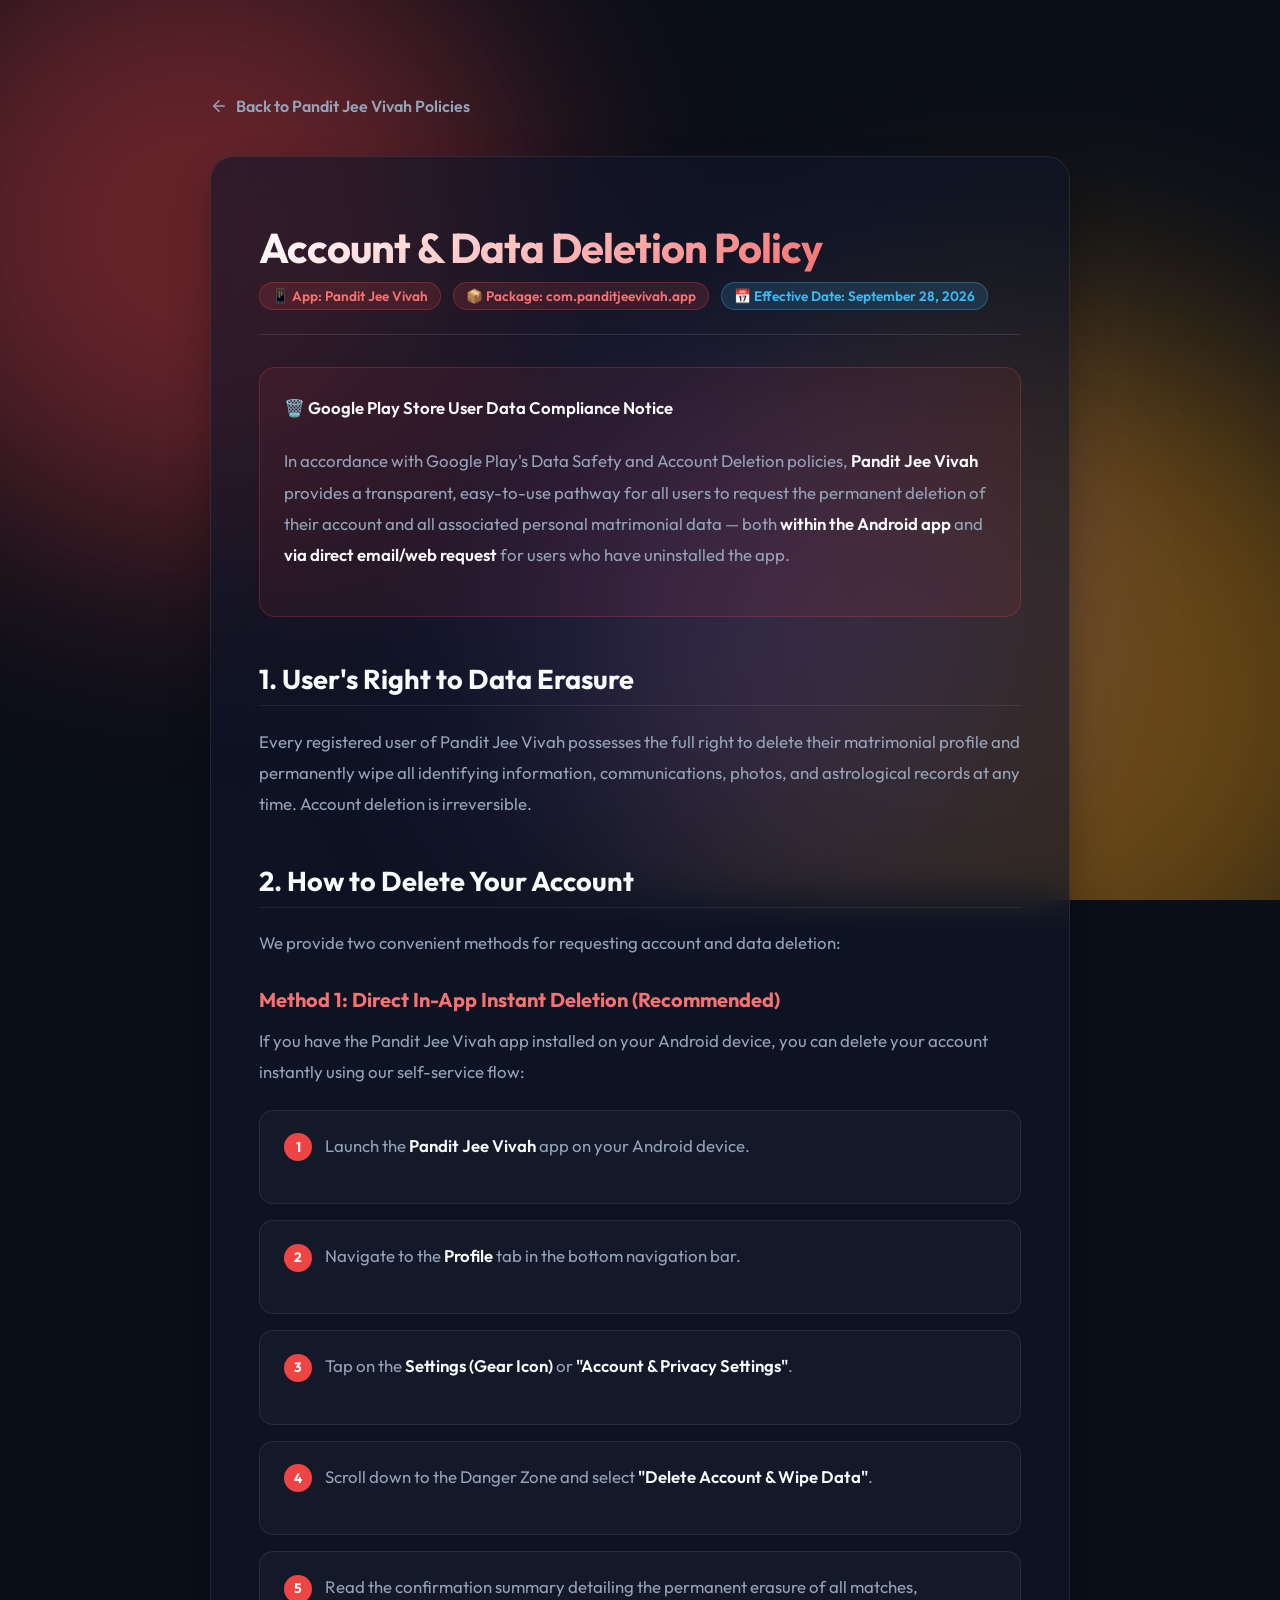
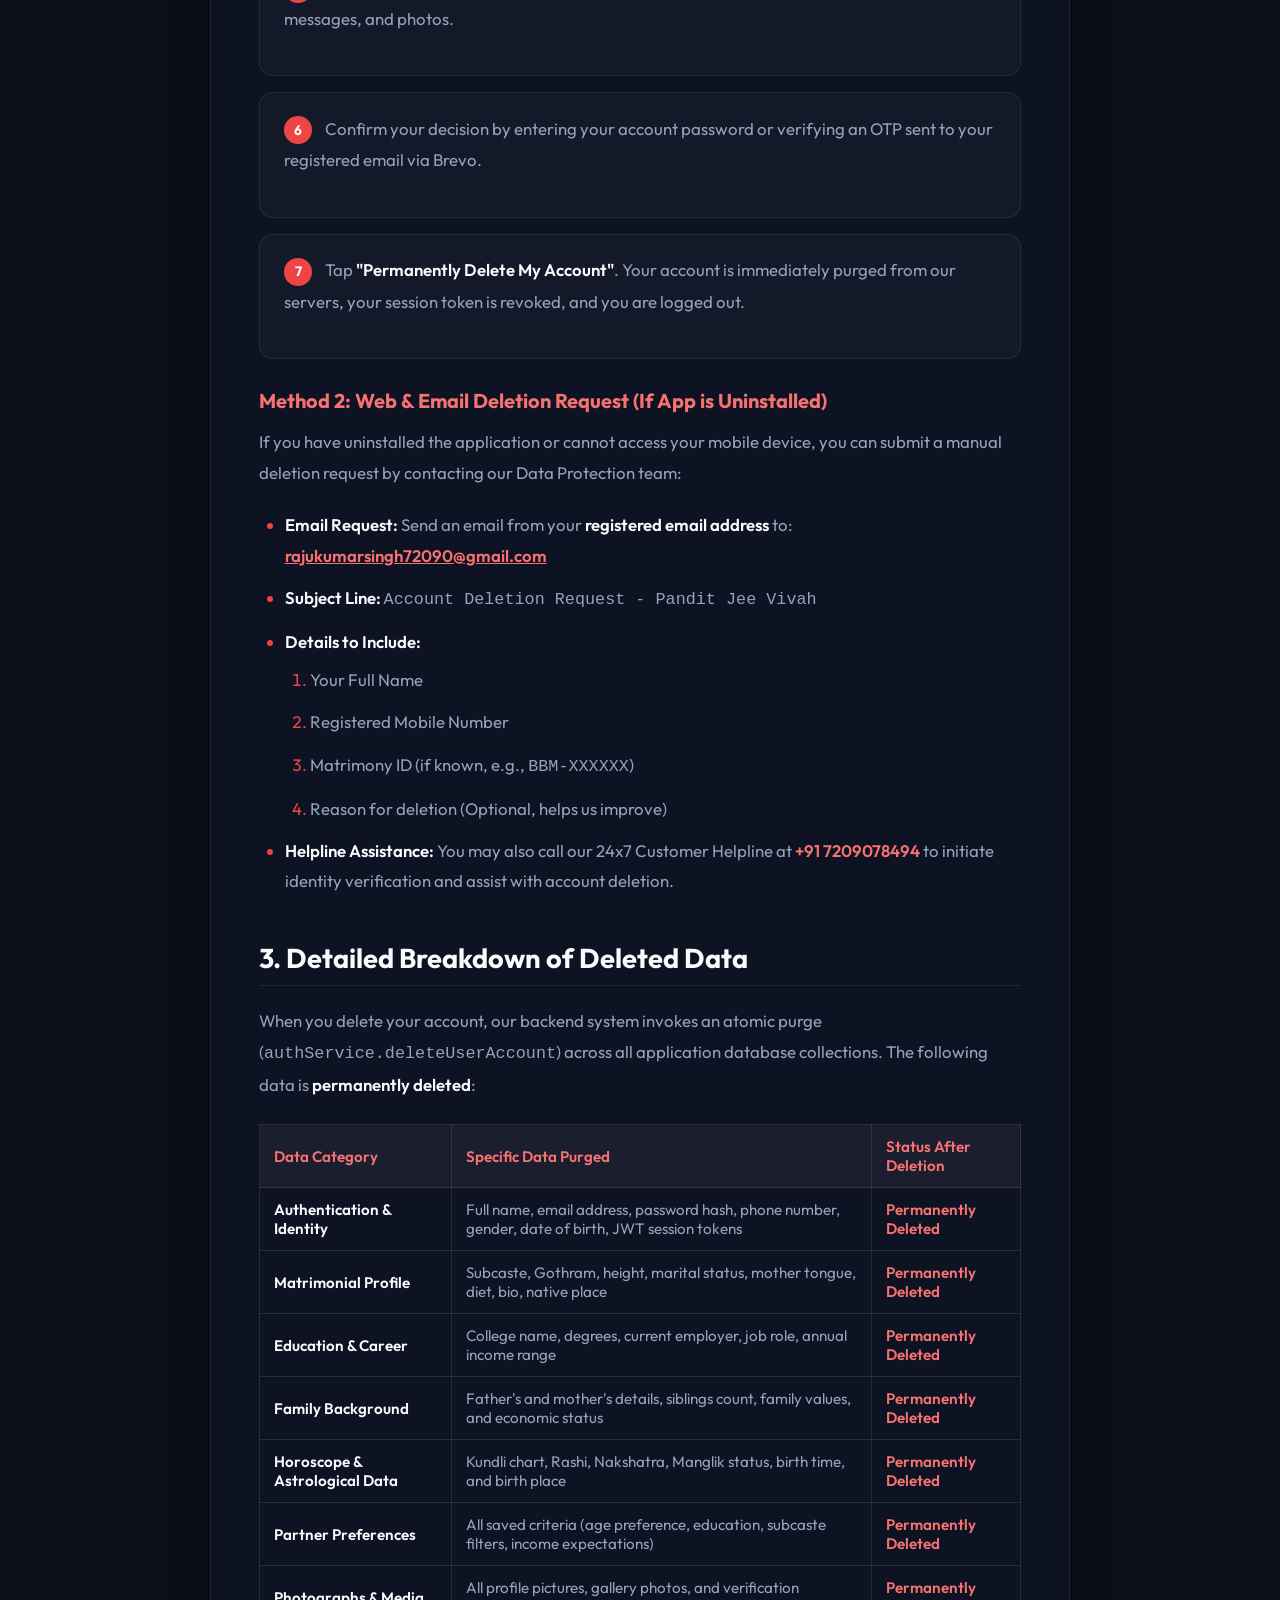
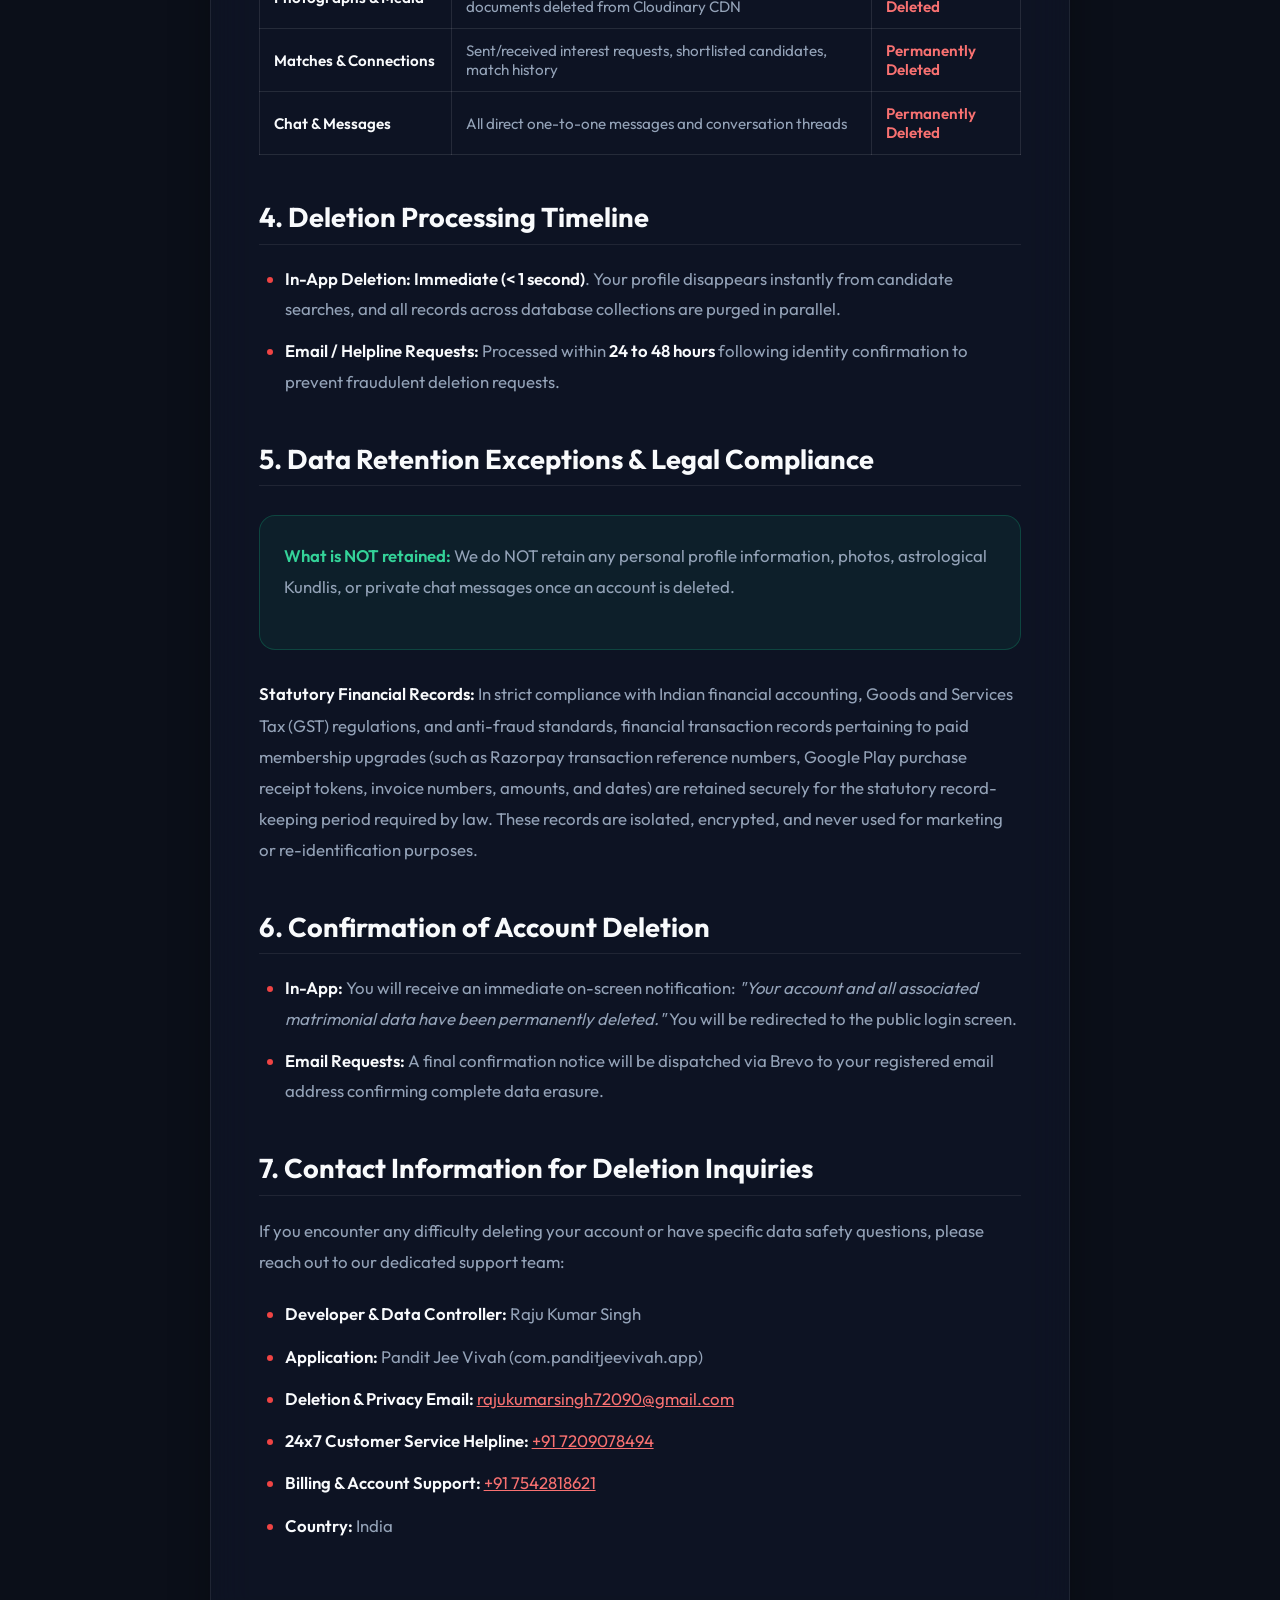
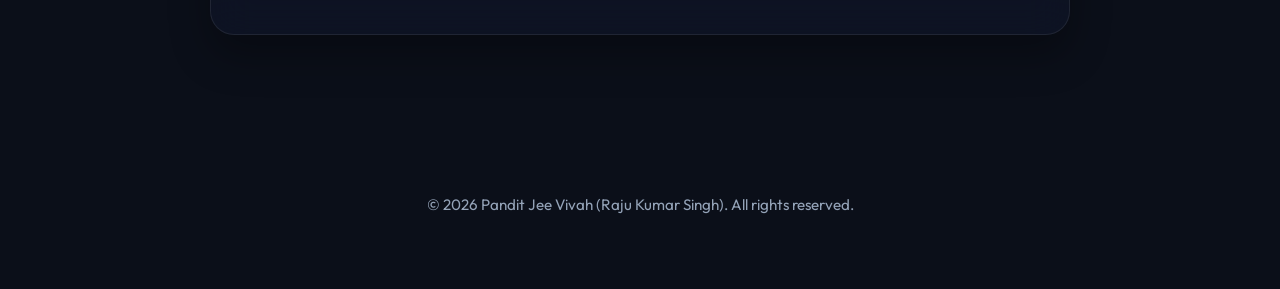
<file: pandit_jee_vivah/pandit_jee_vivah_account_deletion_policy.html>
<!DOCTYPE html>
<html lang="en">
<head>
    <meta charset="UTF-8">
    <meta name="viewport" content="width=device-width, initial-scale=1.0">
    <meta name="description" content="Account Deletion and Data Erasure Policy for Pandit Jee Vivah Application">
    <title>Account Deletion Policy - Pandit Jee Vivah</title>
    <link rel="stylesheet" href="../styles.css">
    <link href="https://fonts.googleapis.com/css2?family=Outfit:wght@300;400;500;600;700&display=swap" rel="stylesheet">
    <style>
        .policy-container {
            max-width: 860px;
            margin: 0 auto;
            padding: 4rem 3rem;
            background: var(--card-bg);
            border: 1px solid var(--card-border);
            border-radius: 24px;
            backdrop-filter: blur(20px);
            -webkit-backdrop-filter: blur(20px);
            margin-top: 1rem;
            margin-bottom: 4rem;
            animation: fadeInUp 0.8s ease-out forwards;
            box-shadow: 0 20px 40px rgba(0, 0, 0, 0.3);
        }
        
        .policy-container h1 {
            font-size: 2.6rem;
            margin-bottom: 0.5rem;
            text-align: left;
            background: linear-gradient(135deg, #ffffff 0%, #fca5a5 50%, #ef4444 100%);
            -webkit-background-clip: text;
            background-clip: text;
            -webkit-text-fill-color: transparent;
        }

        .policy-meta {
            display: flex;
            flex-wrap: wrap;
            gap: 12px;
            align-items: center;
            margin-bottom: 2rem;
            padding-bottom: 1.5rem;
            border-bottom: 1px solid rgba(255, 255, 255, 0.1);
        }

        .policy-badge {
            display: inline-flex;
            align-items: center;
            gap: 6px;
            padding: 4px 12px;
            border-radius: 9999px;
            font-size: 0.85rem;
            font-weight: 600;
        }

        .badge-app {
            background: rgba(239, 68, 68, 0.15);
            color: #f87171;
            border: 1px solid rgba(239, 68, 68, 0.3);
        }

        .badge-date {
            background: rgba(56, 189, 248, 0.15);
            color: #38bdf8;
            border: 1px solid rgba(56, 189, 248, 0.3);
        }

        .policy-container h2 {
            font-size: 1.7rem;
            color: #f8fafc;
            margin-top: 2.8rem;
            margin-bottom: 1.2rem;
            border-bottom: 1px solid rgba(255, 255, 255, 0.08);
            padding-bottom: 0.6rem;
            display: flex;
            align-items: center;
            gap: 10px;
        }

        .policy-container h3 {
            font-size: 1.25rem;
            color: #f87171;
            margin-top: 1.8rem;
            margin-bottom: 0.8rem;
        }

        .policy-container p {
            font-size: 1.05rem;
            color: var(--text-secondary);
            line-height: 1.85;
            margin-bottom: 1.4rem;
        }

        .policy-container ul, .policy-container ol {
            margin-bottom: 1.8rem;
            padding-left: 1.6rem;
        }

        .policy-container li {
            color: var(--text-secondary);
            font-size: 1.05rem;
            line-height: 1.8;
            margin-bottom: 0.75rem;
        }

        .policy-container li::marker {
            color: #ef4444;
        }

        .policy-container strong {
            color: #f8fafc;
            font-weight: 600;
        }

        .highlight-box {
            background: rgba(239, 68, 68, 0.08);
            border: 1px solid rgba(239, 68, 68, 0.25);
            border-radius: 16px;
            padding: 1.5rem;
            margin: 1.8rem 0;
        }

        .highlight-box.emerald {
            background: rgba(16, 185, 129, 0.08);
            border-color: rgba(16, 185, 129, 0.25);
        }

        .highlight-box.emerald strong {
            color: #34d399;
        }

        .step-card {
            background: rgba(255, 255, 255, 0.03);
            border: 1px solid rgba(255, 255, 255, 0.08);
            border-radius: 14px;
            padding: 1.2rem 1.5rem;
            margin-bottom: 1rem;
        }

        .step-num {
            display: inline-flex;
            align-items: center;
            justify-content: center;
            width: 28px;
            height: 28px;
            border-radius: 50%;
            background: #ef4444;
            color: #fff;
            font-weight: 700;
            font-size: 0.85rem;
            margin-right: 10px;
        }

        .back-link {
            display: inline-flex;
            align-items: center;
            color: var(--text-secondary);
            text-decoration: none;
            font-weight: 600;
            margin-bottom: 1.5rem;
            transition: color 0.3s ease;
            font-size: 1rem;
        }

        .back-link:hover {
            color: var(--text-primary);
        }

        .back-link svg {
            width: 18px;
            height: 18px;
            margin-right: 0.5rem;
            transition: transform 0.3s ease;
        }

        .back-link:hover svg {
            transform: translateX(-4px);
        }

        .data-table {
            width: 100%;
            border-collapse: collapse;
            margin: 1.5rem 0 2rem;
            font-size: 0.95rem;
        }

        .data-table th, .data-table td {
            border: 1px solid rgba(255, 255, 255, 0.1);
            padding: 12px 14px;
            text-align: left;
        }

        .data-table th {
            background: rgba(255, 255, 255, 0.05);
            color: #f87171;
            font-weight: 600;
        }

        .data-table td {
            color: var(--text-secondary);
        }
    </style>
</head>
<body>
    <div class="background-shapes">
        <div class="shape shape-1" style="background: #ef4444;"></div>
        <div class="shape shape-2" style="background: #f59e0b;"></div>
        <div class="shape shape-3" style="background: #8b5cf6;"></div>
    </div>
    <div class="container">
        <div style="width: 100%; max-width: 860px; padding-top: 1rem;">
            <a href="index.html" class="back-link">
                <svg viewBox="0 0 24 24" fill="none" stroke="currentColor" stroke-width="2" stroke-linecap="round" stroke-linejoin="round">
                    <line x1="19" y1="12" x2="5" y2="12"></line>
                    <polyline points="12 19 5 12 12 5"></polyline>
                </svg>
                Back to Pandit Jee Vivah Policies
            </a>
        </div>

        <div class="policy-container">
            <header style="margin-bottom: 2rem; text-align: left; animation: none;">
                <h1>Account & Data Deletion Policy</h1>
                <div class="policy-meta">
                    <span class="policy-badge badge-app">📱 App: Pandit Jee Vivah</span>
                    <span class="policy-badge badge-app">📦 Package: com.panditjeevivah.app</span>
                    <span class="policy-badge badge-date">📅 Effective Date: September 28, 2026</span>
                </div>
            </header>

            <div class="highlight-box">
                <p><strong>🗑️ Google Play Store User Data Compliance Notice</strong></p>
                <p>In accordance with Google Play's Data Safety and Account Deletion policies, <strong>Pandit Jee Vivah</strong> provides a transparent, easy-to-use pathway for all users to request the permanent deletion of their account and all associated personal matrimonial data — both <strong>within the Android app</strong> and <strong>via direct email/web request</strong> for users who have uninstalled the app.</p>
            </div>

            <h2>1. User's Right to Data Erasure</h2>
            <p>Every registered user of Pandit Jee Vivah possesses the full right to delete their matrimonial profile and permanently wipe all identifying information, communications, photos, and astrological records at any time. Account deletion is irreversible.</p>

            <h2>2. How to Delete Your Account</h2>
            <p>We provide two convenient methods for requesting account and data deletion:</p>

            <h3>Method 1: Direct In-App Instant Deletion (Recommended)</h3>
            <p>If you have the Pandit Jee Vivah app installed on your Android device, you can delete your account instantly using our self-service flow:</p>

            <div class="step-card">
                <p><span class="step-num">1</span> Launch the <strong>Pandit Jee Vivah</strong> app on your Android device.</p>
            </div>
            <div class="step-card">
                <p><span class="step-num">2</span> Navigate to the <strong>Profile</strong> tab in the bottom navigation bar.</p>
            </div>
            <div class="step-card">
                <p><span class="step-num">3</span> Tap on the <strong>Settings (Gear Icon)</strong> or <strong>"Account & Privacy Settings"</strong>.</p>
            </div>
            <div class="step-card">
                <p><span class="step-num">4</span> Scroll down to the Danger Zone and select <strong>"Delete Account & Wipe Data"</strong>.</p>
            </div>
            <div class="step-card">
                <p><span class="step-num">5</span> Read the confirmation summary detailing the permanent erasure of all matches, messages, and photos.</p>
            </div>
            <div class="step-card">
                <p><span class="step-num">6</span> Confirm your decision by entering your account password or verifying an OTP sent to your registered email via Brevo.</p>
            </div>
            <div class="step-card">
                <p><span class="step-num">7</span> Tap <strong>"Permanently Delete My Account"</strong>. Your account is immediately purged from our servers, your session token is revoked, and you are logged out.</p>
            </div>

            <h3>Method 2: Web & Email Deletion Request (If App is Uninstalled)</h3>
            <p>If you have uninstalled the application or cannot access your mobile device, you can submit a manual deletion request by contacting our Data Protection team:</p>
            <ul>
                <li><strong>Email Request:</strong> Send an email from your <strong>registered email address</strong> to:
                    <br><strong style="color: #f87171;"><a href="mailto:rajukumarsingh72090@gmail.com" style="color: #f87171; text-decoration: underline;">rajukumarsingh72090@gmail.com</a></strong>
                </li>
                <li><strong>Subject Line:</strong> <code>Account Deletion Request - Pandit Jee Vivah</code></li>
                <li><strong>Details to Include:</strong>
                    <ol style="margin-top: 0.5rem; margin-bottom: 0.5rem;">
                        <li>Your Full Name</li>
                        <li>Registered Mobile Number</li>
                        <li>Matrimony ID (if known, e.g., <code>BBM-XXXXXX</code>)</li>
                        <li>Reason for deletion (Optional, helps us improve)</li>
                    </ol>
                </li>
                <li><strong>Helpline Assistance:</strong> You may also call our 24x7 Customer Helpline at <strong style="color: #f87171;">+91 7209078494</strong> to initiate identity verification and assist with account deletion.</li>
            </ul>

            <h2>3. Detailed Breakdown of Deleted Data</h2>
            <p>When you delete your account, our backend system invokes an atomic purge (<code>authService.deleteUserAccount</code>) across all application database collections. The following data is <strong>permanently deleted</strong>:</p>

            <table class="data-table">
                <thead>
                    <tr>
                        <th>Data Category</th>
                        <th>Specific Data Purged</th>
                        <th>Status After Deletion</th>
                    </tr>
                </thead>
                <tbody>
                    <tr>
                        <td><strong>Authentication & Identity</strong></td>
                        <td>Full name, email address, password hash, phone number, gender, date of birth, JWT session tokens</td>
                        <td><span style="color: #f87171; font-weight: 600;">Permanently Deleted</span></td>
                    </tr>
                    <tr>
                        <td><strong>Matrimonial Profile</strong></td>
                        <td>Subcaste, Gothram, height, marital status, mother tongue, diet, bio, native place</td>
                        <td><span style="color: #f87171; font-weight: 600;">Permanently Deleted</span></td>
                    </tr>
                    <tr>
                        <td><strong>Education & Career</strong></td>
                        <td>College name, degrees, current employer, job role, annual income range</td>
                        <td><span style="color: #f87171; font-weight: 600;">Permanently Deleted</span></td>
                    </tr>
                    <tr>
                        <td><strong>Family Background</strong></td>
                        <td>Father's and mother's details, siblings count, family values, and economic status</td>
                        <td><span style="color: #f87171; font-weight: 600;">Permanently Deleted</span></td>
                    </tr>
                    <tr>
                        <td><strong>Horoscope & Astrological Data</strong></td>
                        <td>Kundli chart, Rashi, Nakshatra, Manglik status, birth time, and birth place</td>
                        <td><span style="color: #f87171; font-weight: 600;">Permanently Deleted</span></td>
                    </tr>
                    <tr>
                        <td><strong>Partner Preferences</strong></td>
                        <td>All saved criteria (age preference, education, subcaste filters, income expectations)</td>
                        <td><span style="color: #f87171; font-weight: 600;">Permanently Deleted</span></td>
                    </tr>
                    <tr>
                        <td><strong>Photographs & Media</strong></td>
                        <td>All profile pictures, gallery photos, and verification documents deleted from Cloudinary CDN</td>
                        <td><span style="color: #f87171; font-weight: 600;">Permanently Deleted</span></td>
                    </tr>
                    <tr>
                        <td><strong>Matches & Connections</strong></td>
                        <td>Sent/received interest requests, shortlisted candidates, match history</td>
                        <td><span style="color: #f87171; font-weight: 600;">Permanently Deleted</span></td>
                    </tr>
                    <tr>
                        <td><strong>Chat & Messages</strong></td>
                        <td>All direct one-to-one messages and conversation threads</td>
                        <td><span style="color: #f87171; font-weight: 600;">Permanently Deleted</span></td>
                    </tr>
                </tbody>
            </table>

            <h2>4. Deletion Processing Timeline</h2>
            <ul>
                <li><strong>In-App Deletion:</strong> <strong>Immediate (&lt; 1 second)</strong>. Your profile disappears instantly from candidate searches, and all records across database collections are purged in parallel.</li>
                <li><strong>Email / Helpline Requests:</strong> Processed within <strong>24 to 48 hours</strong> following identity confirmation to prevent fraudulent deletion requests.</li>
            </ul>

            <h2>5. Data Retention Exceptions & Legal Compliance</h2>
            <div class="highlight-box emerald">
                <p><strong>What is NOT retained:</strong> We do NOT retain any personal profile information, photos, astrological Kundlis, or private chat messages once an account is deleted.</p>
            </div>
            <p><strong>Statutory Financial Records:</strong> In strict compliance with Indian financial accounting, Goods and Services Tax (GST) regulations, and anti-fraud standards, financial transaction records pertaining to paid membership upgrades (such as Razorpay transaction reference numbers, Google Play purchase receipt tokens, invoice numbers, amounts, and dates) are retained securely for the statutory record-keeping period required by law. These records are isolated, encrypted, and never used for marketing or re-identification purposes.</p>

            <h2>6. Confirmation of Account Deletion</h2>
            <ul>
                <li><strong>In-App:</strong> You will receive an immediate on-screen notification: <em>"Your account and all associated matrimonial data have been permanently deleted."</em> You will be redirected to the public login screen.</li>
                <li><strong>Email Requests:</strong> A final confirmation notice will be dispatched via Brevo to your registered email address confirming complete data erasure.</li>
            </ul>

            <h2>7. Contact Information for Deletion Inquiries</h2>
            <p>If you encounter any difficulty deleting your account or have specific data safety questions, please reach out to our dedicated support team:</p>
            <ul>
                <li><strong>Developer & Data Controller:</strong> Raju Kumar Singh</li>
                <li><strong>Application:</strong> Pandit Jee Vivah (com.panditjeevivah.app)</li>
                <li><strong>Deletion & Privacy Email:</strong> <a href="mailto:rajukumarsingh72090@gmail.com" style="color: #f87171; text-decoration: underline;">rajukumarsingh72090@gmail.com</a></li>
                <li><strong>24x7 Customer Service Helpline:</strong> <a href="tel:+917209078494" style="color: #f87171; text-decoration: underline;">+91 7209078494</a></li>
                <li><strong>Billing & Account Support:</strong> <a href="tel:+917542818621" style="color: #f87171; text-decoration: underline;">+91 7542818621</a></li>
                <li><strong>Country:</strong> India</li>
            </ul>
        </div>

        <footer>
            <p>&copy; 2026 Pandit Jee Vivah (Raju Kumar Singh). All rights reserved.</p>
        </footer>
    </div>
</body>
</html>
</file>
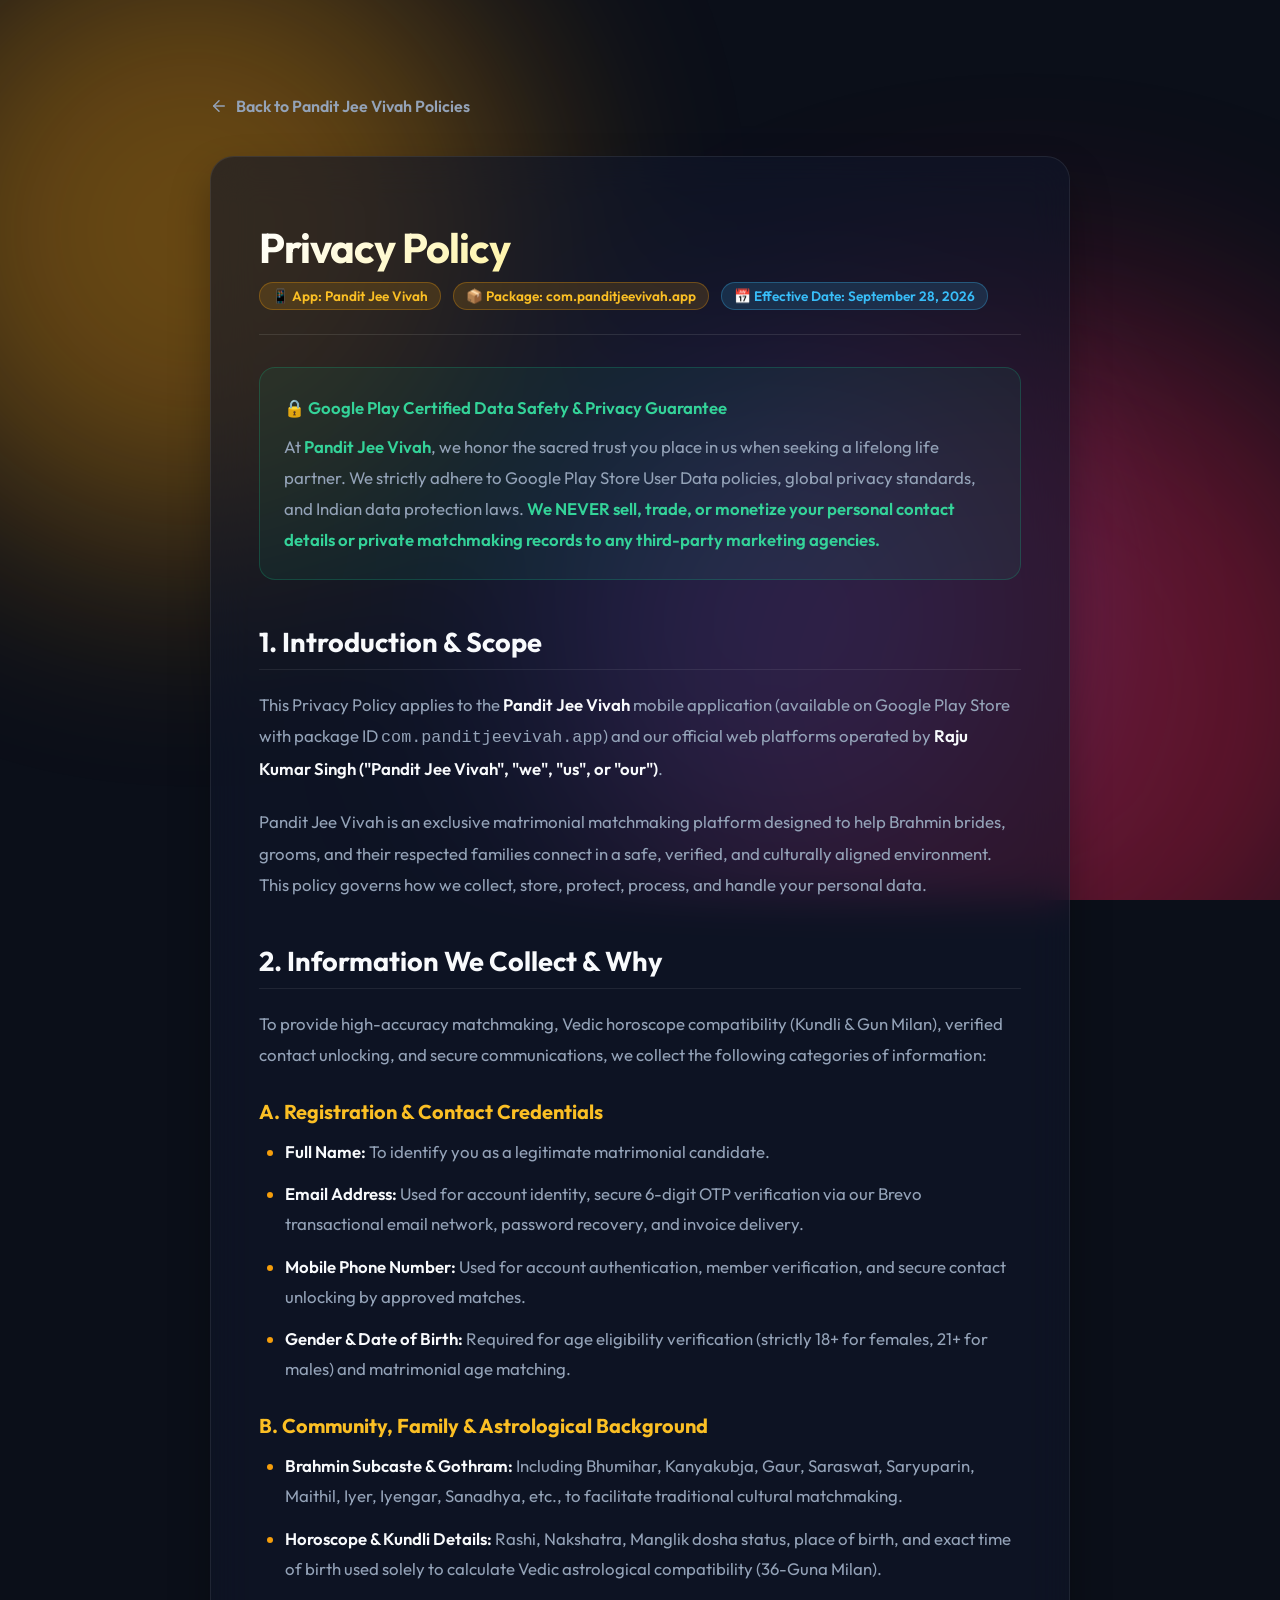
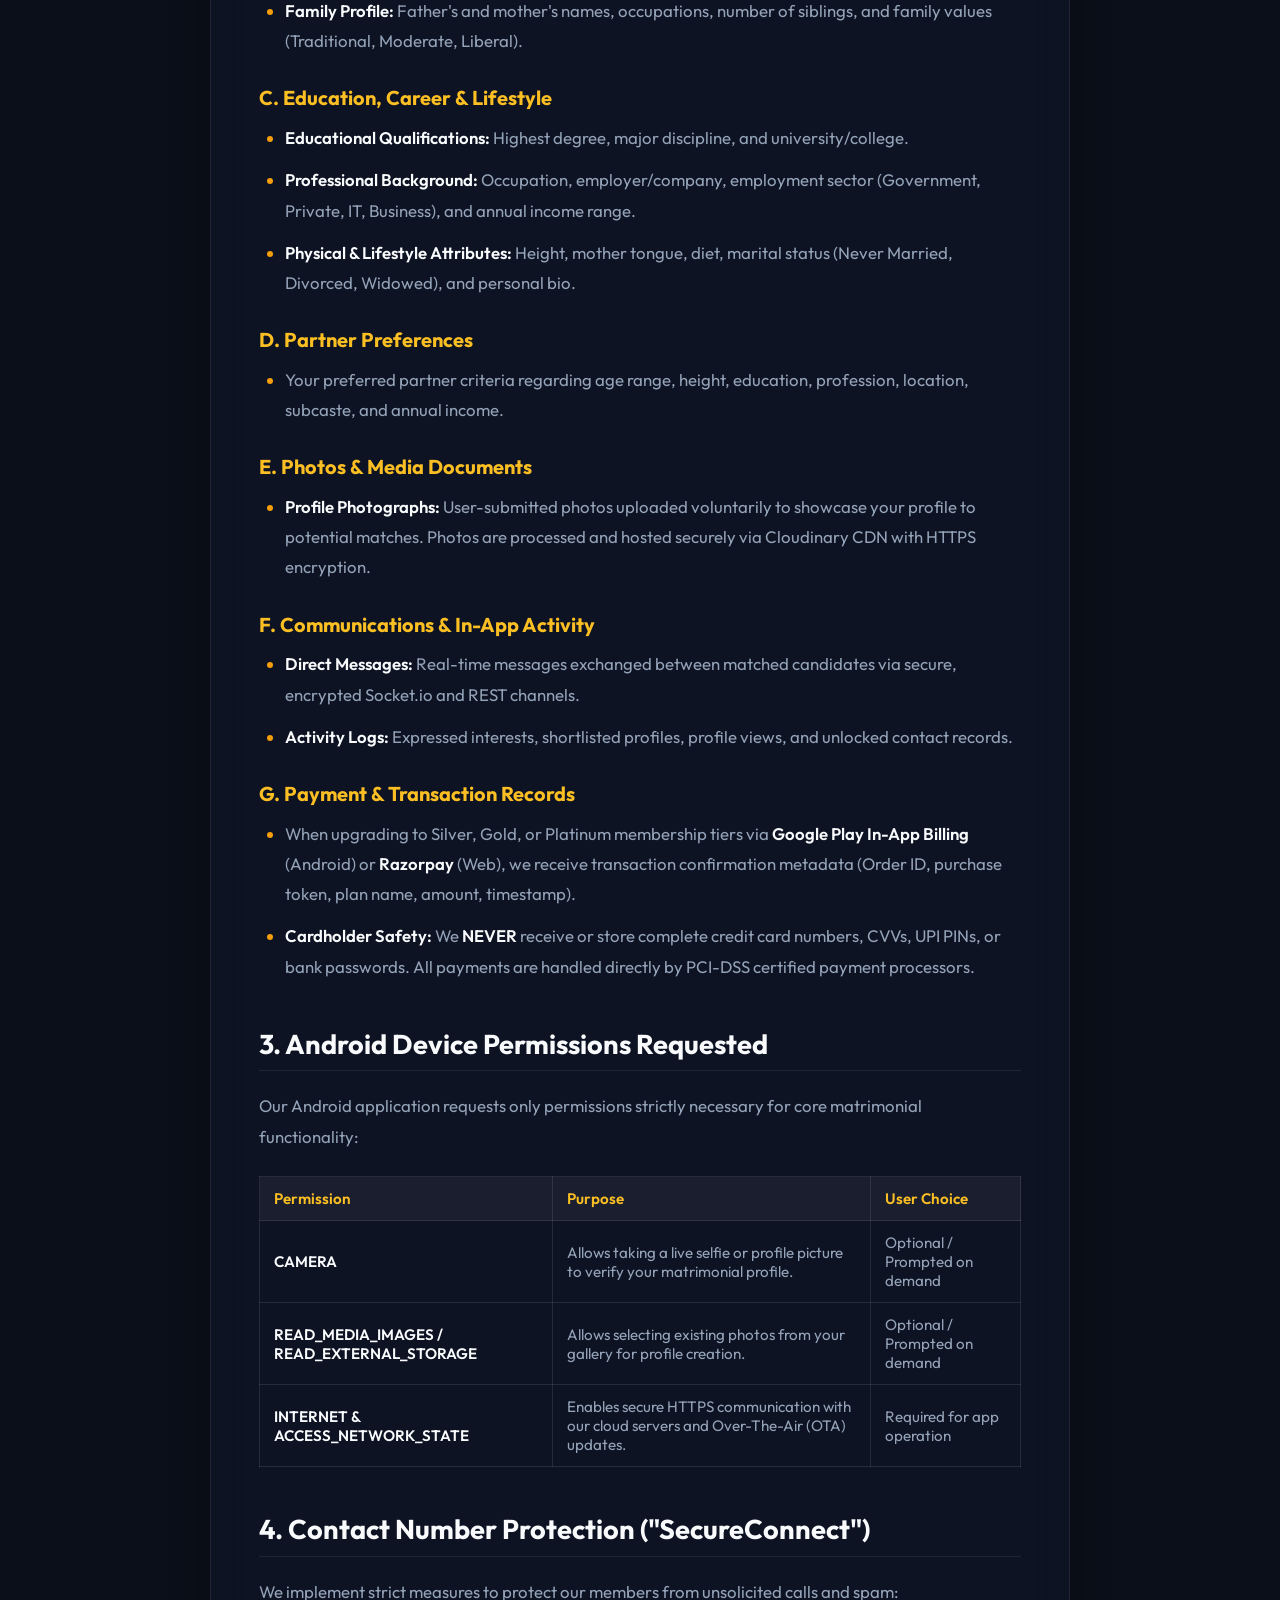
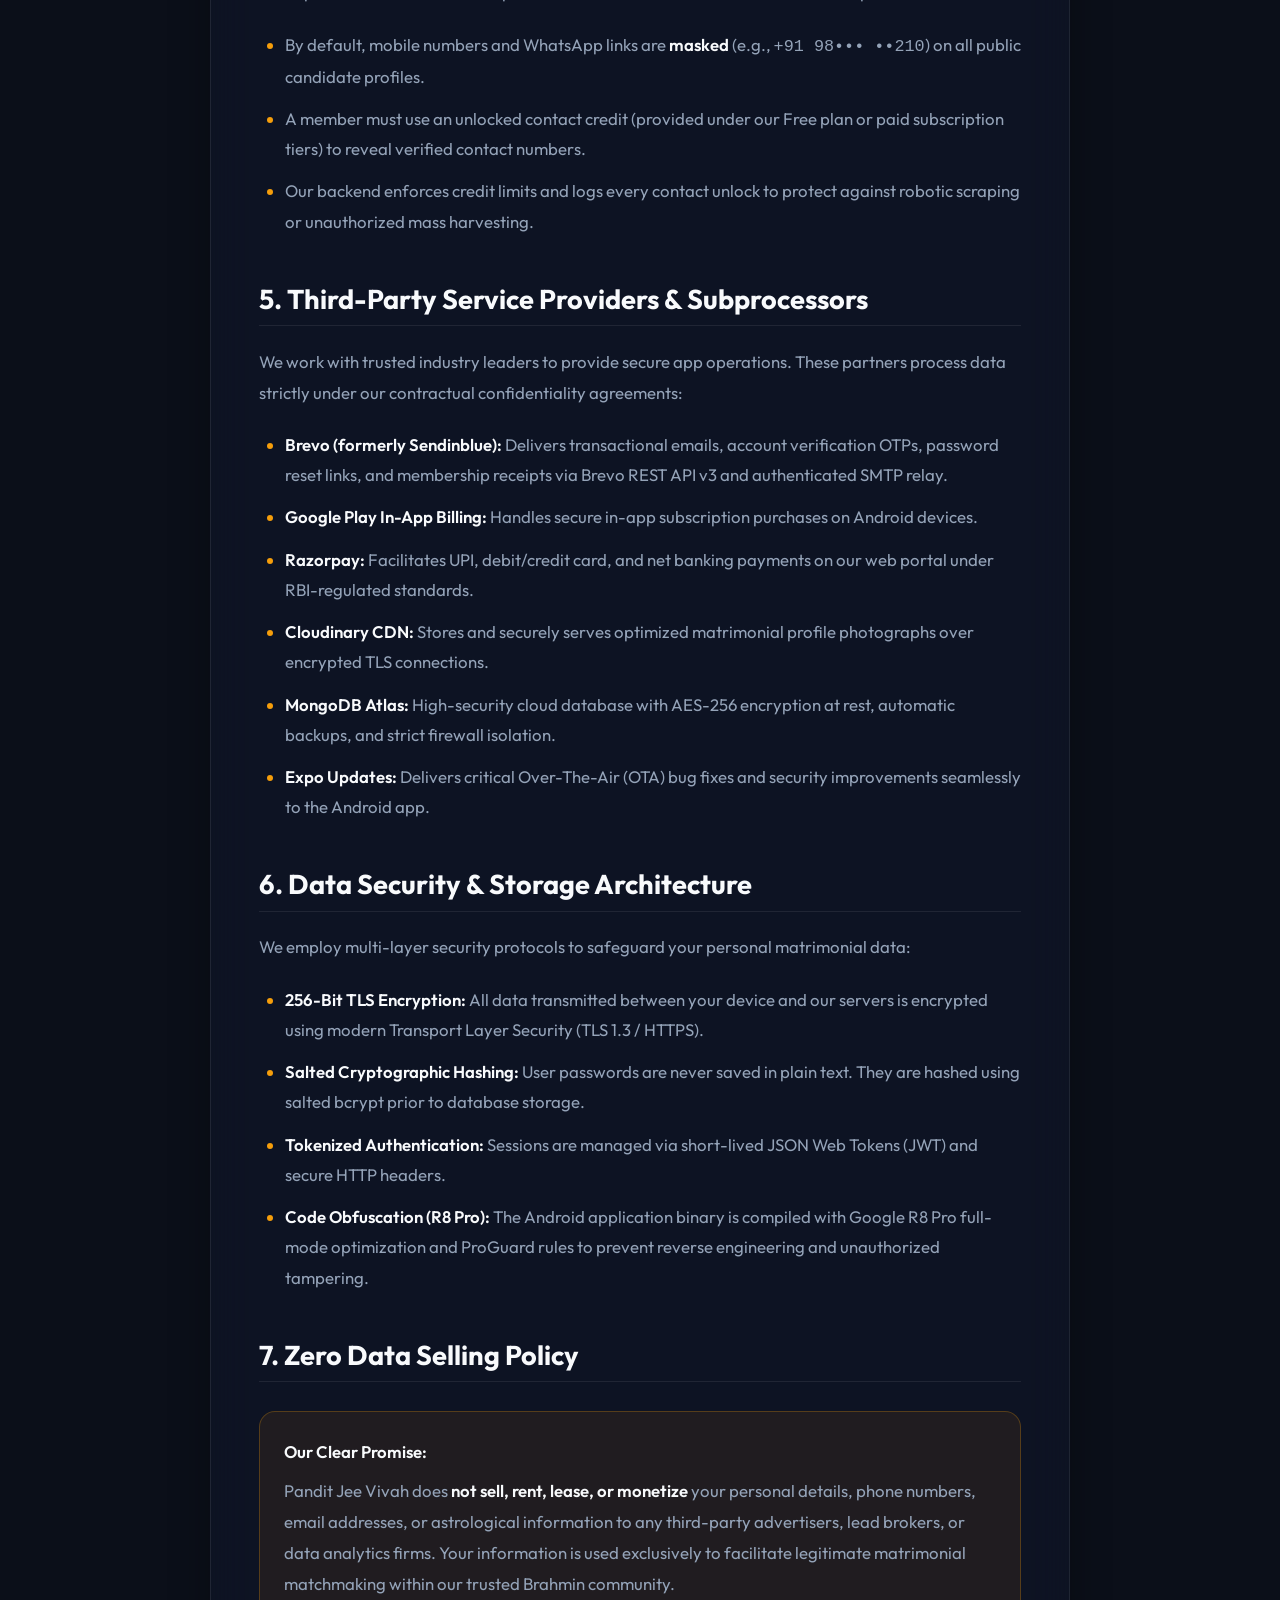
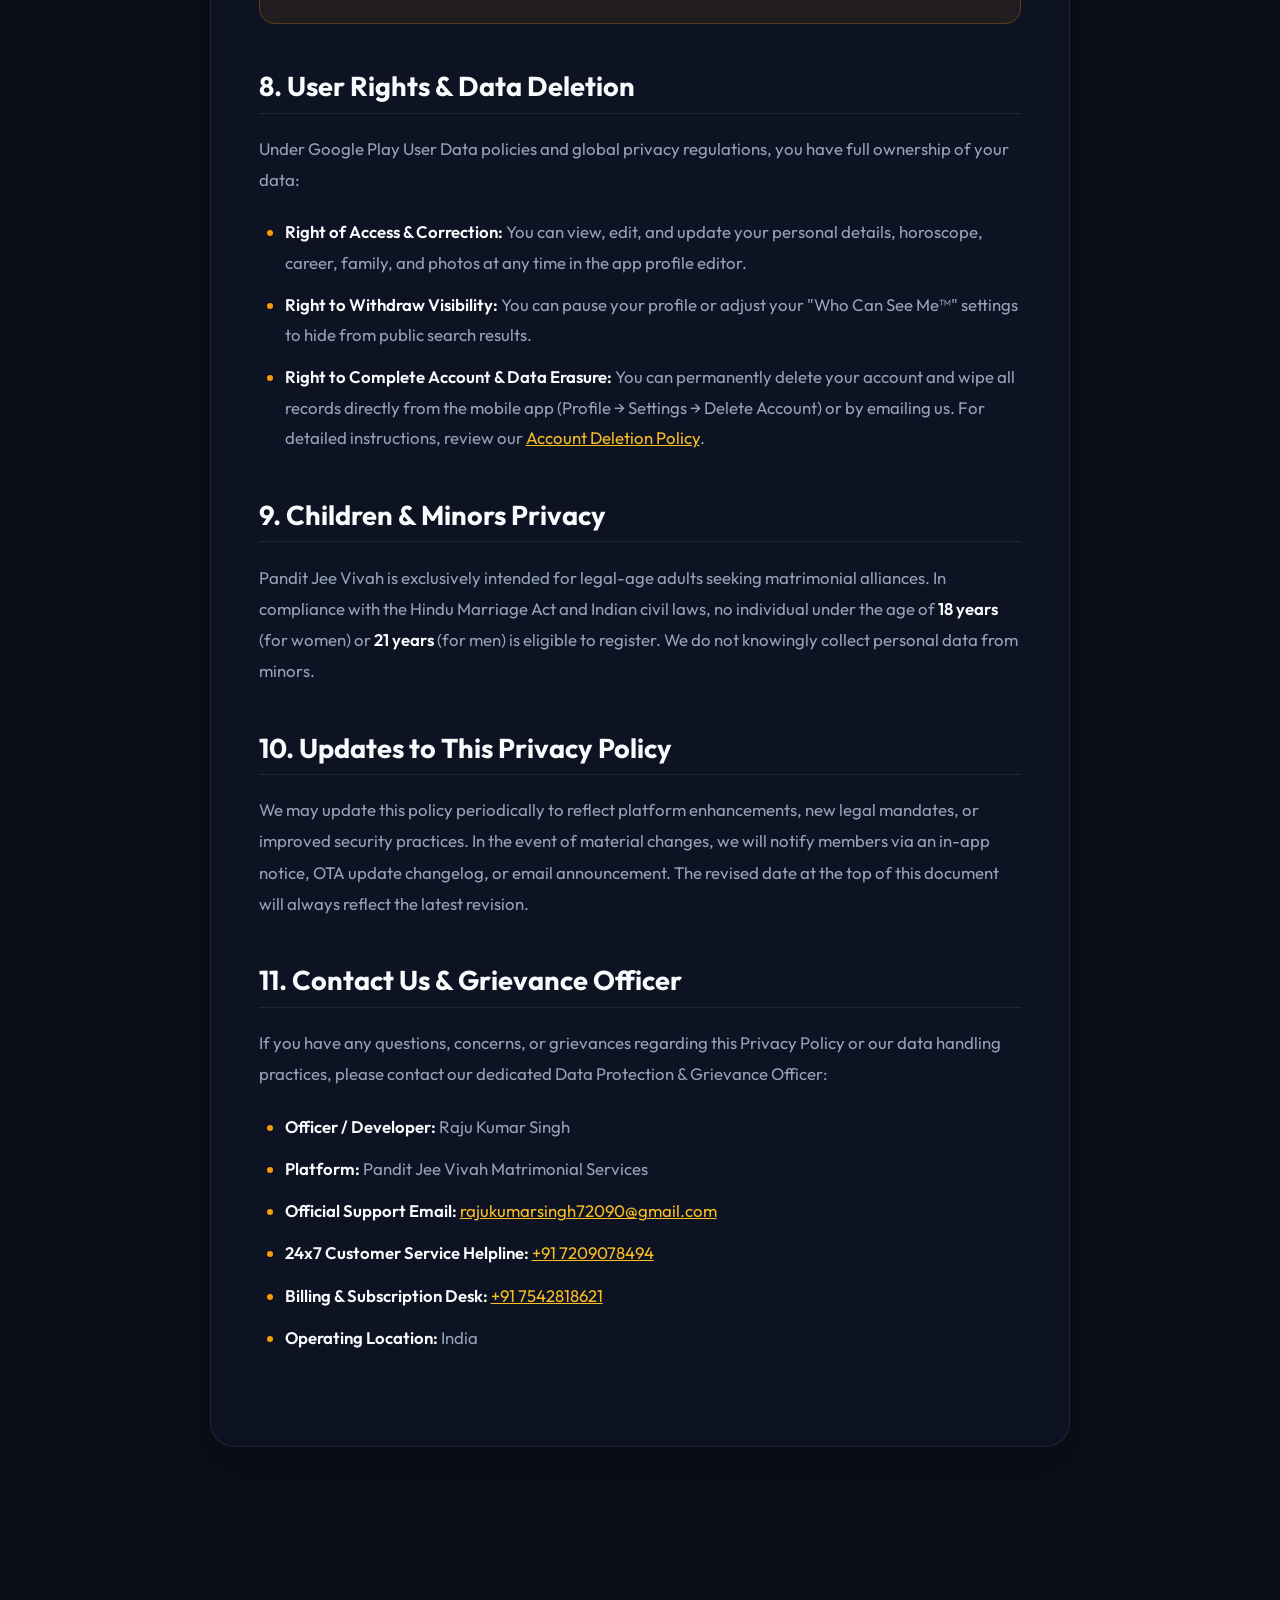
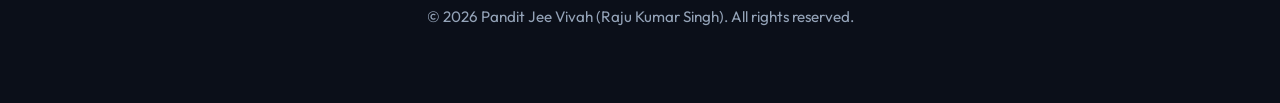
<file: pandit_jee_vivah/pandit_jee_vivah_privacy_policy.html>
<!DOCTYPE html>
<html lang="en">
<head>
    <meta charset="UTF-8">
    <meta name="viewport" content="width=device-width, initial-scale=1.0">
    <meta name="description" content="Privacy Policy for Pandit Jee Vivah Android App and Web Platform">
    <title>Privacy Policy - Pandit Jee Vivah</title>
    <link rel="stylesheet" href="../styles.css">
    <link href="https://fonts.googleapis.com/css2?family=Outfit:wght@300;400;500;600;700&display=swap" rel="stylesheet">
    <style>
        .policy-container {
            max-width: 860px;
            margin: 0 auto;
            padding: 4rem 3rem;
            background: var(--card-bg);
            border: 1px solid var(--card-border);
            border-radius: 24px;
            backdrop-filter: blur(20px);
            -webkit-backdrop-filter: blur(20px);
            margin-top: 1rem;
            margin-bottom: 4rem;
            animation: fadeInUp 0.8s ease-out forwards;
            box-shadow: 0 20px 40px rgba(0, 0, 0, 0.3);
        }
        
        .policy-container h1 {
            font-size: 2.6rem;
            margin-bottom: 0.5rem;
            text-align: left;
            background: linear-gradient(135deg, #ffffff 0%, #fef08a 50%, #f59e0b 100%);
            -webkit-background-clip: text;
            background-clip: text;
            -webkit-text-fill-color: transparent;
        }

        .policy-meta {
            display: flex;
            flex-wrap: wrap;
            gap: 12px;
            align-items: center;
            margin-bottom: 2rem;
            padding-bottom: 1.5rem;
            border-bottom: 1px solid rgba(255, 255, 255, 0.1);
        }

        .policy-badge {
            display: inline-flex;
            align-items: center;
            gap: 6px;
            padding: 4px 12px;
            border-radius: 9999px;
            font-size: 0.85rem;
            font-weight: 600;
        }

        .badge-app {
            background: rgba(245, 158, 11, 0.15);
            color: #fbbf24;
            border: 1px solid rgba(245, 158, 11, 0.3);
        }

        .badge-date {
            background: rgba(56, 189, 248, 0.15);
            color: #38bdf8;
            border: 1px solid rgba(56, 189, 248, 0.3);
        }

        .policy-container h2 {
            font-size: 1.7rem;
            color: #f8fafc;
            margin-top: 2.8rem;
            margin-bottom: 1.2rem;
            border-bottom: 1px solid rgba(255, 255, 255, 0.08);
            padding-bottom: 0.6rem;
            display: flex;
            align-items: center;
            gap: 10px;
        }

        .policy-container h3 {
            font-size: 1.25rem;
            color: #fbbf24;
            margin-top: 1.8rem;
            margin-bottom: 0.8rem;
        }

        .policy-container p {
            font-size: 1.05rem;
            color: var(--text-secondary);
            line-height: 1.85;
            margin-bottom: 1.4rem;
        }

        .policy-container ul, .policy-container ol {
            margin-bottom: 1.8rem;
            padding-left: 1.6rem;
        }

        .policy-container li {
            color: var(--text-secondary);
            font-size: 1.05rem;
            line-height: 1.8;
            margin-bottom: 0.75rem;
        }

        .policy-container li::marker {
            color: #f59e0b;
        }

        .policy-container strong {
            color: #f8fafc;
            font-weight: 600;
        }

        .highlight-box {
            background: rgba(245, 158, 11, 0.08);
            border: 1px solid rgba(245, 158, 11, 0.25);
            border-radius: 16px;
            padding: 1.5rem;
            margin: 1.8rem 0;
        }

        .highlight-box.emerald {
            background: rgba(16, 185, 129, 0.08);
            border-color: rgba(16, 185, 129, 0.25);
        }

        .highlight-box.emerald strong {
            color: #34d399;
        }

        .highlight-box p {
            margin-bottom: 0.5rem;
        }

        .highlight-box p:last-child {
            margin-bottom: 0;
        }

        .back-link {
            display: inline-flex;
            align-items: center;
            color: var(--text-secondary);
            text-decoration: none;
            font-weight: 600;
            margin-bottom: 1.5rem;
            transition: color 0.3s ease;
            font-size: 1rem;
        }

        .back-link:hover {
            color: var(--text-primary);
        }

        .back-link svg {
            width: 18px;
            height: 18px;
            margin-right: 0.5rem;
            transition: transform 0.3s ease;
        }

        .back-link:hover svg {
            transform: translateX(-4px);
        }

        .data-table {
            width: 100%;
            border-collapse: collapse;
            margin: 1.5rem 0 2rem;
            font-size: 0.95rem;
        }

        .data-table th, .data-table td {
            border: 1px solid rgba(255, 255, 255, 0.1);
            padding: 12px 14px;
            text-align: left;
        }

        .data-table th {
            background: rgba(255, 255, 255, 0.05);
            color: #fbbf24;
            font-weight: 600;
        }

        .data-table td {
            color: var(--text-secondary);
        }
    </style>
</head>
<body>
    <div class="background-shapes">
        <div class="shape shape-1" style="background: #f59e0b;"></div>
        <div class="shape shape-2" style="background: #e11d48;"></div>
        <div class="shape shape-3" style="background: #6366f1;"></div>
    </div>
    <div class="container">
        <div style="width: 100%; max-width: 860px; padding-top: 1rem;">
            <a href="index.html" class="back-link">
                <svg viewBox="0 0 24 24" fill="none" stroke="currentColor" stroke-width="2" stroke-linecap="round" stroke-linejoin="round">
                    <line x1="19" y1="12" x2="5" y2="12"></line>
                    <polyline points="12 19 5 12 12 5"></polyline>
                </svg>
                Back to Pandit Jee Vivah Policies
            </a>
        </div>

        <div class="policy-container">
            <header style="margin-bottom: 2rem; text-align: left; animation: none;">
                <h1>Privacy Policy</h1>
                <div class="policy-meta">
                    <span class="policy-badge badge-app">📱 App: Pandit Jee Vivah</span>
                    <span class="policy-badge badge-app">📦 Package: com.panditjeevivah.app</span>
                    <span class="policy-badge badge-date">📅 Effective Date: September 28, 2026</span>
                </div>
            </header>

            <div class="highlight-box emerald">
                <p><strong>🔒 Google Play Certified Data Safety & Privacy Guarantee</strong></p>
                <p>At <strong>Pandit Jee Vivah</strong>, we honor the sacred trust you place in us when seeking a lifelong life partner. We strictly adhere to Google Play Store User Data policies, global privacy standards, and Indian data protection laws. <strong>We NEVER sell, trade, or monetize your personal contact details or private matchmaking records to any third-party marketing agencies.</strong></p>
            </div>

            <h2>1. Introduction & Scope</h2>
            <p>This Privacy Policy applies to the <strong>Pandit Jee Vivah</strong> mobile application (available on Google Play Store with package ID <code>com.panditjeevivah.app</code>) and our official web platforms operated by <strong>Raju Kumar Singh ("Pandit Jee Vivah", "we", "us", or "our")</strong>.</p>
            <p>Pandit Jee Vivah is an exclusive matrimonial matchmaking platform designed to help Brahmin brides, grooms, and their respected families connect in a safe, verified, and culturally aligned environment. This policy governs how we collect, store, protect, process, and handle your personal data.</p>

            <h2>2. Information We Collect & Why</h2>
            <p>To provide high-accuracy matchmaking, Vedic horoscope compatibility (Kundli & Gun Milan), verified contact unlocking, and secure communications, we collect the following categories of information:</p>

            <h3>A. Registration & Contact Credentials</h3>
            <ul>
                <li><strong>Full Name:</strong> To identify you as a legitimate matrimonial candidate.</li>
                <li><strong>Email Address:</strong> Used for account identity, secure 6-digit OTP verification via our Brevo transactional email network, password recovery, and invoice delivery.</li>
                <li><strong>Mobile Phone Number:</strong> Used for account authentication, member verification, and secure contact unlocking by approved matches.</li>
                <li><strong>Gender & Date of Birth:</strong> Required for age eligibility verification (strictly 18+ for females, 21+ for males) and matrimonial age matching.</li>
            </ul>

            <h3>B. Community, Family & Astrological Background</h3>
            <ul>
                <li><strong>Brahmin Subcaste & Gothram:</strong> Including Bhumihar, Kanyakubja, Gaur, Saraswat, Saryuparin, Maithil, Iyer, Iyengar, Sanadhya, etc., to facilitate traditional cultural matchmaking.</li>
                <li><strong>Horoscope & Kundli Details:</strong> Rashi, Nakshatra, Manglik dosha status, place of birth, and exact time of birth used solely to calculate Vedic astrological compatibility (36-Guna Milan).</li>
                <li><strong>Family Profile:</strong> Father's and mother's names, occupations, number of siblings, and family values (Traditional, Moderate, Liberal).</li>
            </ul>

            <h3>C. Education, Career & Lifestyle</h3>
            <ul>
                <li><strong>Educational Qualifications:</strong> Highest degree, major discipline, and university/college.</li>
                <li><strong>Professional Background:</strong> Occupation, employer/company, employment sector (Government, Private, IT, Business), and annual income range.</li>
                <li><strong>Physical & Lifestyle Attributes:</strong> Height, mother tongue, diet, marital status (Never Married, Divorced, Widowed), and personal bio.</li>
            </ul>

            <h3>D. Partner Preferences</h3>
            <ul>
                <li>Your preferred partner criteria regarding age range, height, education, profession, location, subcaste, and annual income.</li>
            </ul>

            <h3>E. Photos & Media Documents</h3>
            <ul>
                <li><strong>Profile Photographs:</strong> User-submitted photos uploaded voluntarily to showcase your profile to potential matches. Photos are processed and hosted securely via Cloudinary CDN with HTTPS encryption.</li>
            </ul>

            <h3>F. Communications & In-App Activity</h3>
            <ul>
                <li><strong>Direct Messages:</strong> Real-time messages exchanged between matched candidates via secure, encrypted Socket.io and REST channels.</li>
                <li><strong>Activity Logs:</strong> Expressed interests, shortlisted profiles, profile views, and unlocked contact records.</li>
            </ul>

            <h3>G. Payment & Transaction Records</h3>
            <ul>
                <li>When upgrading to Silver, Gold, or Platinum membership tiers via <strong>Google Play In-App Billing</strong> (Android) or <strong>Razorpay</strong> (Web), we receive transaction confirmation metadata (Order ID, purchase token, plan name, amount, timestamp).</li>
                <li><strong>Cardholder Safety:</strong> We <strong>NEVER</strong> receive or store complete credit card numbers, CVVs, UPI PINs, or bank passwords. All payments are handled directly by PCI-DSS certified payment processors.</li>
            </ul>

            <h2>3. Android Device Permissions Requested</h2>
            <p>Our Android application requests only permissions strictly necessary for core matrimonial functionality:</p>
            <table class="data-table">
                <thead>
                    <tr>
                        <th>Permission</th>
                        <th>Purpose</th>
                        <th>User Choice</th>
                    </tr>
                </thead>
                <tbody>
                    <tr>
                        <td><strong>CAMERA</strong></td>
                        <td>Allows taking a live selfie or profile picture to verify your matrimonial profile.</td>
                        <td>Optional / Prompted on demand</td>
                    </tr>
                    <tr>
                        <td><strong>READ_MEDIA_IMAGES / READ_EXTERNAL_STORAGE</strong></td>
                        <td>Allows selecting existing photos from your gallery for profile creation.</td>
                        <td>Optional / Prompted on demand</td>
                    </tr>
                    <tr>
                        <td><strong>INTERNET & ACCESS_NETWORK_STATE</strong></td>
                        <td>Enables secure HTTPS communication with our cloud servers and Over-The-Air (OTA) updates.</td>
                        <td>Required for app operation</td>
                    </tr>
                </tbody>
            </table>

            <h2>4. Contact Number Protection ("SecureConnect")</h2>
            <p>We implement strict measures to protect our members from unsolicited calls and spam:</p>
            <ul>
                <li>By default, mobile numbers and WhatsApp links are <strong>masked</strong> (e.g., <code>+91 98••• ••210</code>) on all public candidate profiles.</li>
                <li>A member must use an unlocked contact credit (provided under our Free plan or paid subscription tiers) to reveal verified contact numbers.</li>
                <li>Our backend enforces credit limits and logs every contact unlock to protect against robotic scraping or unauthorized mass harvesting.</li>
            </ul>

            <h2>5. Third-Party Service Providers & Subprocessors</h2>
            <p>We work with trusted industry leaders to provide secure app operations. These partners process data strictly under our contractual confidentiality agreements:</p>
            <ul>
                <li><strong>Brevo (formerly Sendinblue):</strong> Delivers transactional emails, account verification OTPs, password reset links, and membership receipts via Brevo REST API v3 and authenticated SMTP relay.</li>
                <li><strong>Google Play In-App Billing:</strong> Handles secure in-app subscription purchases on Android devices.</li>
                <li><strong>Razorpay:</strong> Facilitates UPI, debit/credit card, and net banking payments on our web portal under RBI-regulated standards.</li>
                <li><strong>Cloudinary CDN:</strong> Stores and securely serves optimized matrimonial profile photographs over encrypted TLS connections.</li>
                <li><strong>MongoDB Atlas:</strong> High-security cloud database with AES-256 encryption at rest, automatic backups, and strict firewall isolation.</li>
                <li><strong>Expo Updates:</strong> Delivers critical Over-The-Air (OTA) bug fixes and security improvements seamlessly to the Android app.</li>
            </ul>

            <h2>6. Data Security & Storage Architecture</h2>
            <p>We employ multi-layer security protocols to safeguard your personal matrimonial data:</p>
            <ul>
                <li><strong>256-Bit TLS Encryption:</strong> All data transmitted between your device and our servers is encrypted using modern Transport Layer Security (TLS 1.3 / HTTPS).</li>
                <li><strong>Salted Cryptographic Hashing:</strong> User passwords are never saved in plain text. They are hashed using salted bcrypt prior to database storage.</li>
                <li><strong>Tokenized Authentication:</strong> Sessions are managed via short-lived JSON Web Tokens (JWT) and secure HTTP headers.</li>
                <li><strong>Code Obfuscation (R8 Pro):</strong> The Android application binary is compiled with Google R8 Pro full-mode optimization and ProGuard rules to prevent reverse engineering and unauthorized tampering.</li>
            </ul>

            <h2>7. Zero Data Selling Policy</h2>
            <div class="highlight-box">
                <p><strong>Our Clear Promise:</strong></p>
                <p>Pandit Jee Vivah does <strong>not sell, rent, lease, or monetize</strong> your personal details, phone numbers, email addresses, or astrological information to any third-party advertisers, lead brokers, or data analytics firms. Your information is used exclusively to facilitate legitimate matrimonial matchmaking within our trusted Brahmin community.</p>
            </div>

            <h2>8. User Rights & Data Deletion</h2>
            <p>Under Google Play User Data policies and global privacy regulations, you have full ownership of your data:</p>
            <ul>
                <li><strong>Right of Access & Correction:</strong> You can view, edit, and update your personal details, horoscope, career, family, and photos at any time in the app profile editor.</li>
                <li><strong>Right to Withdraw Visibility:</strong> You can pause your profile or adjust your "Who Can See Me™" settings to hide from public search results.</li>
                <li><strong>Right to Complete Account & Data Erasure:</strong> You can permanently delete your account and wipe all records directly from the mobile app (Profile &rarr; Settings &rarr; Delete Account) or by emailing us. For detailed instructions, review our <a href="pandit_jee_vivah_account_deletion_policy.html" style="color: #fbbf24; text-decoration: underline;">Account Deletion Policy</a>.</li>
            </ul>

            <h2>9. Children & Minors Privacy</h2>
            <p>Pandit Jee Vivah is exclusively intended for legal-age adults seeking matrimonial alliances. In compliance with the Hindu Marriage Act and Indian civil laws, no individual under the age of <strong>18 years</strong> (for women) or <strong>21 years</strong> (for men) is eligible to register. We do not knowingly collect personal data from minors.</p>

            <h2>10. Updates to This Privacy Policy</h2>
            <p>We may update this policy periodically to reflect platform enhancements, new legal mandates, or improved security practices. In the event of material changes, we will notify members via an in-app notice, OTA update changelog, or email announcement. The revised date at the top of this document will always reflect the latest revision.</p>

            <h2>11. Contact Us & Grievance Officer</h2>
            <p>If you have any questions, concerns, or grievances regarding this Privacy Policy or our data handling practices, please contact our dedicated Data Protection & Grievance Officer:</p>
            <ul>
                <li><strong>Officer / Developer:</strong> Raju Kumar Singh</li>
                <li><strong>Platform:</strong> Pandit Jee Vivah Matrimonial Services</li>
                <li><strong>Official Support Email:</strong> <a href="mailto:rajukumarsingh72090@gmail.com" style="color: #fbbf24; text-decoration: underline;">rajukumarsingh72090@gmail.com</a></li>
                <li><strong>24x7 Customer Service Helpline:</strong> <a href="tel:+917209078494" style="color: #fbbf24; text-decoration: underline;">+91 7209078494</a></li>
                <li><strong>Billing & Subscription Desk:</strong> <a href="tel:+917542818621" style="color: #fbbf24; text-decoration: underline;">+91 7542818621</a></li>
                <li><strong>Operating Location:</strong> India</li>
            </ul>
        </div>

        <footer>
            <p>&copy; 2026 Pandit Jee Vivah (Raju Kumar Singh). All rights reserved.</p>
        </footer>
    </div>
</body>
</html>
</file>
<file: styles.css>
:root {
    --bg-color: #0b0f19;
    --text-primary: #ffffff;
    --text-secondary: #94a3b8;
    --card-bg: rgba(15, 23, 42, 0.6);
    --card-border: rgba(255, 255, 255, 0.08);
    --accent-color: #38bdf8;
    --accent-glow: rgba(56, 189, 248, 0.4);
    --gradient-1: #3b82f6;
    --gradient-2: #8b5cf6;
    --gradient-3: #ec4899;
}

* {
    margin: 0;
    padding: 0;
    box-sizing: border-box;
}

body {
    font-family: 'Outfit', sans-serif;
    background-color: var(--bg-color);
    color: var(--text-primary);
    min-height: 100vh;
    position: relative;
    overflow-x: hidden;
}

/* Animated Background Shapes */
.background-shapes {
    position: fixed;
    top: 0;
    left: 0;
    width: 100vw;
    height: 100vh;
    z-index: -1;
    overflow: hidden;
    pointer-events: none;
}

.shape {
    position: absolute;
    filter: blur(120px);
    opacity: 0.4;
    border-radius: 50%;
    animation: float 20s infinite ease-in-out alternate;
}

.shape-1 {
    top: -10%;
    left: -10%;
    width: 50vw;
    height: 50vw;
    background: var(--gradient-1);
    animation-delay: 0s;
}

.shape-2 {
    bottom: -20%;
    right: -10%;
    width: 60vw;
    height: 60vw;
    background: var(--gradient-2);
    animation-delay: -5s;
}

.shape-3 {
    top: 40%;
    left: 40%;
    width: 40vw;
    height: 40vw;
    background: var(--gradient-3);
    animation-delay: -10s;
}

@keyframes float {
    0% { transform: translate(0, 0) scale(1); }
    100% { transform: translate(50px, 50px) scale(1.1); }
}

/* Layout */
.container {
    max-width: 1200px;
    margin: 0 auto;
    padding: 5rem 2rem;
    display: flex;
    flex-direction: column;
    align-items: center;
}

header {
    text-align: center;
    margin-bottom: 5rem;
    animation: fadeInDown 1s ease-out forwards;
}

h1 {
    font-size: 4rem;
    font-weight: 700;
    margin-bottom: 1.2rem;
    background: linear-gradient(135deg, #ffffff 0%, #cbd5e1 100%);
    -webkit-background-clip: text;
    background-clip: text;
    -webkit-text-fill-color: transparent;
    letter-spacing: -1px;
}

header p {
    font-size: 1.25rem;
    color: var(--text-secondary);
    max-width: 600px;
    margin: 0 auto;
    line-height: 1.6;
}

/* Grid */
.policy-grid {
    display: grid;
    grid-template-columns: repeat(auto-fit, minmax(340px, 1fr));
    gap: 2rem;
    width: 100%;
}

/* Card */
.policy-card {
    background: var(--card-bg);
    border: 1px solid var(--card-border);
    border-radius: 24px;
    padding: 2.5rem;
    backdrop-filter: blur(20px);
    -webkit-backdrop-filter: blur(20px);
    transition: all 0.4s cubic-bezier(0.175, 0.885, 0.32, 1.275);
    display: flex;
    flex-direction: column;
    text-decoration: none;
    color: inherit;
    position: relative;
    overflow: hidden;
    opacity: 0;
    transform: translateY(30px);
    animation: fadeInUp 0.8s ease-out forwards;
}

.policy-card::before {
    content: '';
    position: absolute;
    top: 0;
    left: 0;
    width: 100%;
    height: 100%;
    background: radial-gradient(circle at top left, rgba(255,255,255,0.06), transparent);
    opacity: 0;
    transition: opacity 0.4s ease;
    z-index: 1;
    pointer-events: none;
}

.policy-card:hover {
    transform: translateY(-10px) scale(1.02);
    border-color: rgba(255, 255, 255, 0.2);
    box-shadow: 0 20px 40px rgba(0, 0, 0, 0.4), 0 0 40px var(--accent-glow);
}

.policy-card:hover::before {
    opacity: 1;
}

.card-icon {
    width: 56px;
    height: 56px;
    border-radius: 16px;
    background: linear-gradient(135deg, var(--gradient-1), var(--gradient-2));
    display: flex;
    align-items: center;
    justify-content: center;
    margin-bottom: 2rem;
    font-size: 1.8rem;
    color: white;
    z-index: 2;
    position: relative;
    box-shadow: 0 8px 16px rgba(0,0,0,0.2);
}

.card-content {
    flex-grow: 1;
    z-index: 2;
    position: relative;
}

.card-title {
    font-size: 1.5rem;
    font-weight: 600;
    margin-bottom: 1rem;
    color: var(--text-primary);
}

.card-desc {
    font-size: 1.05rem;
    color: var(--text-secondary);
    line-height: 1.6;
    margin-bottom: 2rem;
}

.card-footer {
    display: flex;
    align-items: center;
    color: var(--accent-color);
    font-weight: 600;
    font-size: 1rem;
    z-index: 2;
    position: relative;
}

.card-footer svg {
    width: 20px;
    height: 20px;
    margin-left: 0.5rem;
    transition: transform 0.3s ease;
}

.policy-card:hover .card-footer svg {
    transform: translateX(6px);
}

footer {
    margin-top: 6rem;
    text-align: center;
    color: var(--text-secondary);
    font-size: 0.95rem;
    animation: fadeIn 1s ease-out forwards;
    animation-delay: 1.2s;
    opacity: 0;
}

/* Animations */
@keyframes fadeInDown {
    from { opacity: 0; transform: translateY(-40px); }
    to { opacity: 1; transform: translateY(0); }
}

@keyframes fadeInUp {
    from { opacity: 0; transform: translateY(40px); }
    to { opacity: 1; transform: translateY(0); }
}

@keyframes fadeIn {
    from { opacity: 0; }
    to { opacity: 1; }
}

/* Responsive */
@media (max-width: 768px) {
    h1 {
        font-size: 2.8rem;
    }
    .container {
        padding: 3rem 1.5rem;
    }
}
</file>
